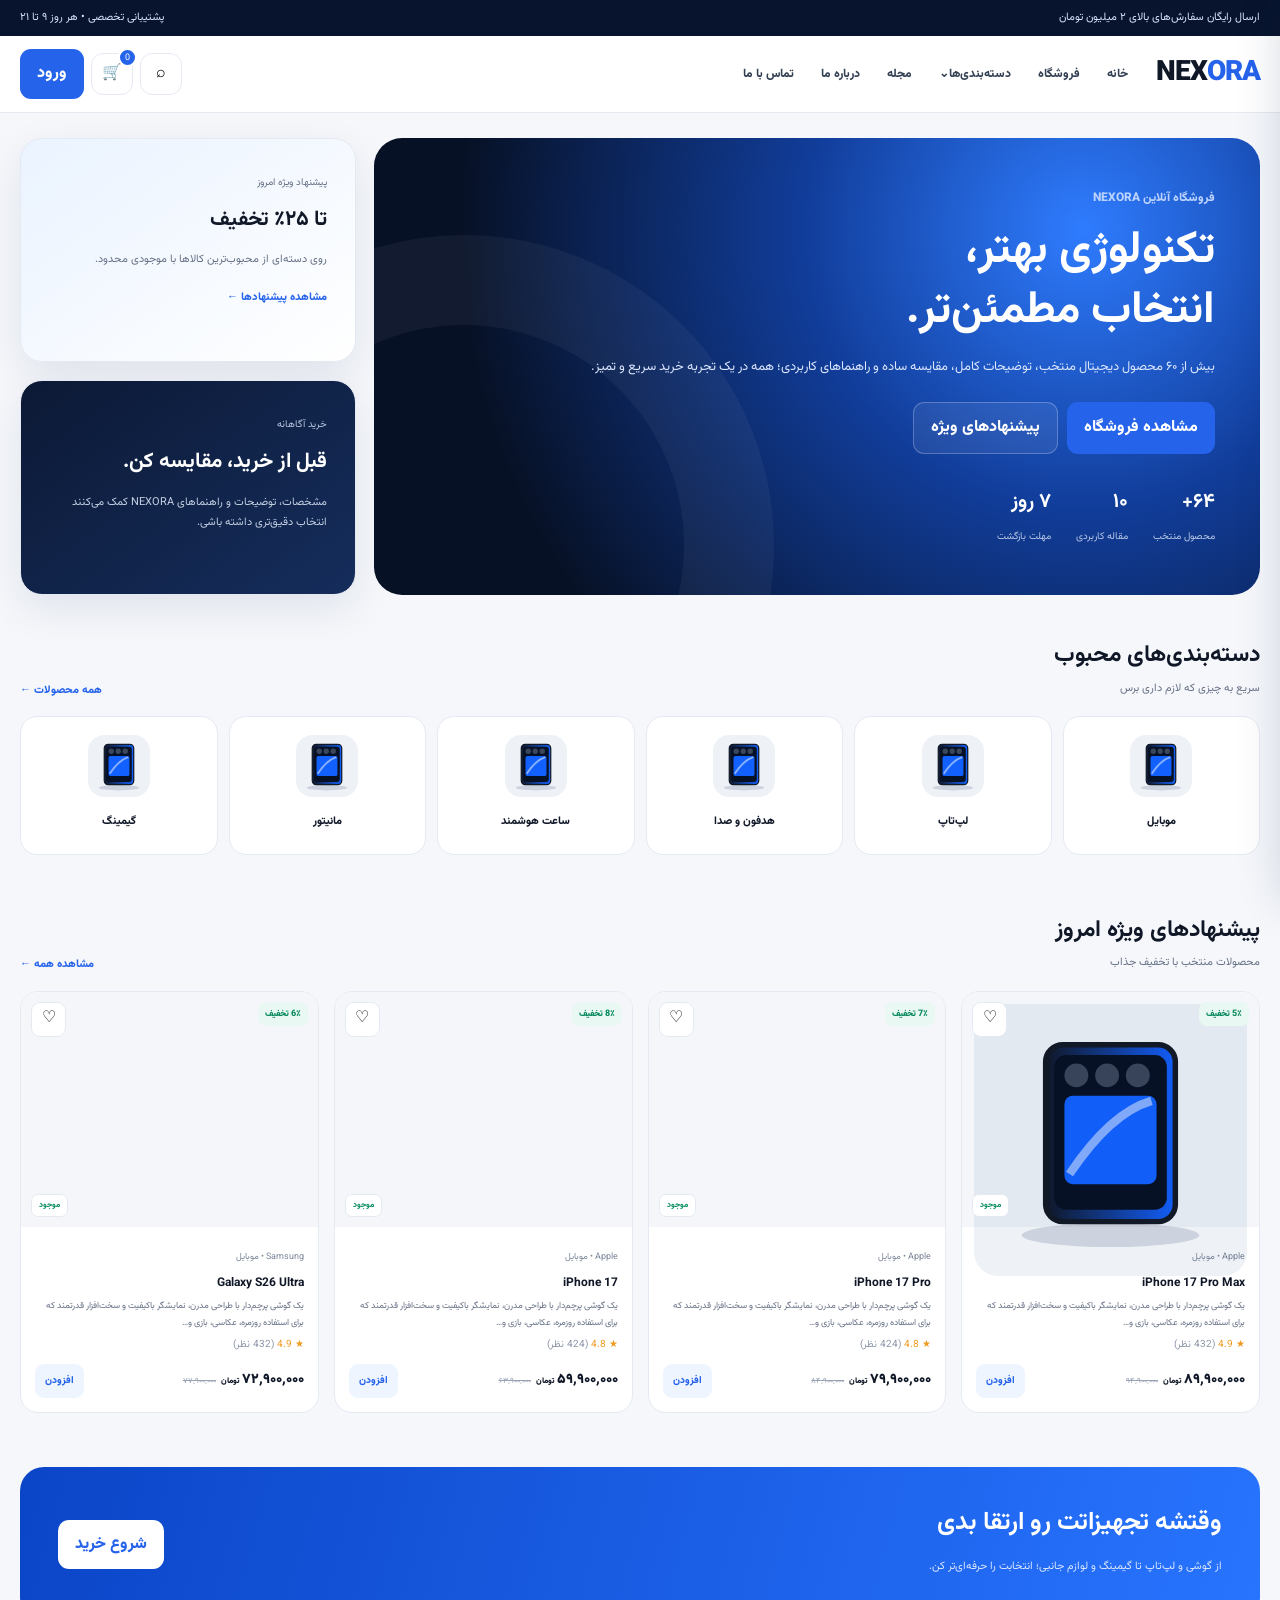
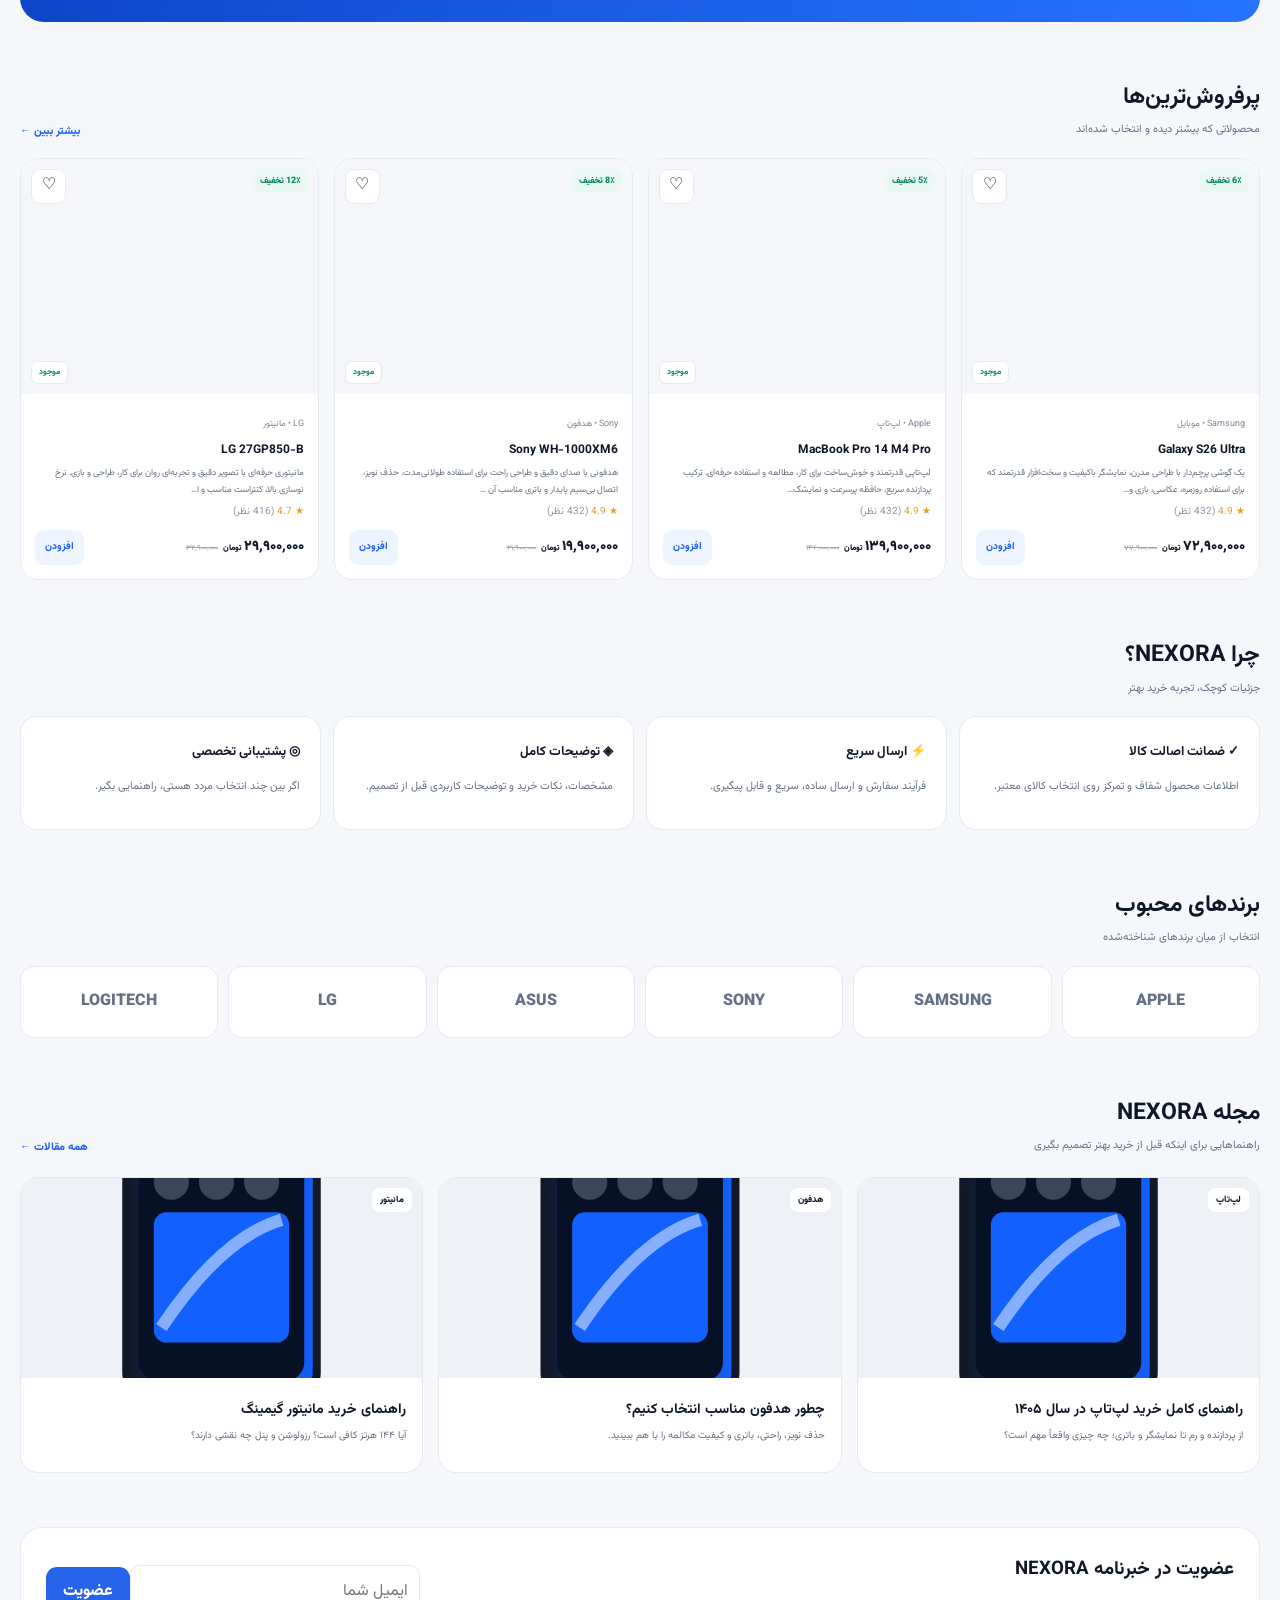
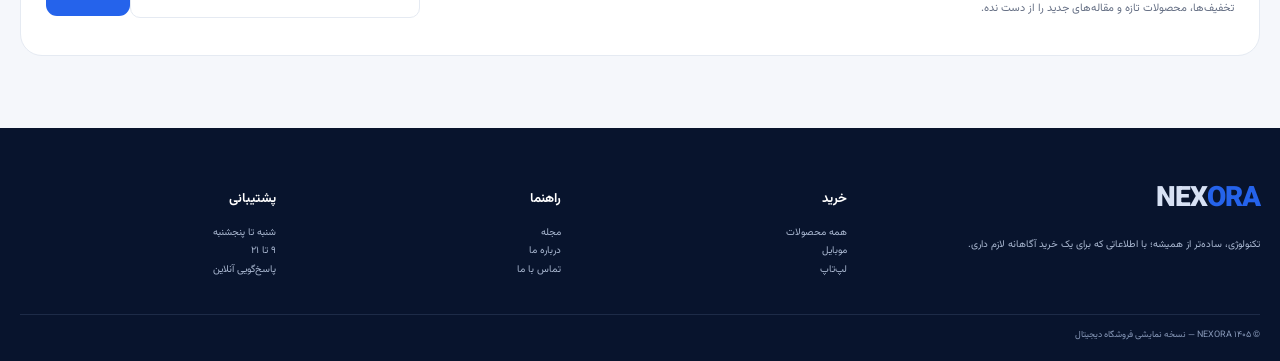
<file: index.html>
<!doctype html><html lang="fa" dir="rtl"><head><meta charset="utf-8"><meta name="viewport" content="width=device-width,initial-scale=1"><meta name="theme-color" content="#08142d"><meta name="description" content="NEXORA فروشگاه مدرن کالای دیجیتال با محصولات، مشخصات و راهنماهای خرید"><title>NEXORA | فروشگاه کالای دیجیتال</title><link rel="stylesheet" href="assets/css/style.css"></head><body><div class="top"><div class="c"><span>ارسال رایگان سفارش‌های بالای ۲ میلیون تومان</span><span>پشتیبانی تخصصی • هر روز ۹ تا ۲۱</span></div></div>
<header class="header"><div class="c nav">
<button class="icon mobile" onclick="openMobile()" aria-label="منو">☰</button>
<a class="logo" href="index.html">NEX<i>ORA</i></a>
<nav class="links">
<a href="index.html">خانه</a><a href="pages/shop.html">فروشگاه</a>
<div class="menuDrop"><button class="menuDropBtn">دسته‌بندی‌ها⌄</button><div class="menuPanel">
<div class="menuTitle">دسته‌بندی محصولات</div>
<a href="pages/shop.html?cat=موبایل">▣ &nbsp; موبایل</a><a href="pages/shop.html?cat=لپ‌تاپ">▱ &nbsp; لپ‌تاپ</a>
<a href="pages/shop.html?cat=هدفون">◉ &nbsp; هدفون و صدا</a><a href="pages/shop.html?cat=ساعت هوشمند">◷ &nbsp; ساعت هوشمند</a>
<a href="pages/shop.html?cat=مانیتور">▤ &nbsp; مانیتور</a><a href="pages/shop.html?cat=گیمینگ">◈ &nbsp; گیمینگ</a>
<a href="pages/shop.html?cat=لوازم جانبی">⌘ &nbsp; لوازم جانبی</a>
</div></div>
<a href="pages/blog.html">مجله</a><a href="pages/about.html">درباره ما</a><a href="pages/contact.html">تماس با ما</a>
</nav>
<div class="acts"><div class="liveSearch"><button class="icon" onclick="toggleLiveSearch()">⌕</button><div class="liveSearchBox"><input id="headerSearch" placeholder="جستجوی محصول، برند..." oninput="liveSearch(this.value)"><div id="liveResults"><div class="liveEmpty">نام محصول، برند یا دسته‌بندی را وارد کنید</div></div></div></div>
<button class="icon" onclick="location.href='pages/cart.html'">🛒<span class="count" data-count>0</span></button><button class="btn primary" onclick="toast('ورود در نسخه نمایشی')">ورود</button></div></div></header><main>
<section class="hero"><div class="c heroGrid"><div class="heroMain"><span class="k">فروشگاه آنلاین NEXORA</span><h1>تکنولوژی بهتر،<br>انتخاب مطمئن‌تر.</h1><p>بیش از ۶۰ محصول دیجیتال منتخب، توضیحات کامل، مقایسه ساده و راهنماهای کاربردی؛ همه در یک تجربه خرید سریع و تمیز.</p><div class="heroBtns"><a class="btn primary" href="pages/shop.html">مشاهده فروشگاه</a><a class="btn ghost" href="pages/shop.html?cat=تخفیف">پیشنهادهای ویژه</a></div><div class="heroStats"><div><b>۶۴+</b><span>محصول منتخب</span></div><div><b>۱۰</b><span>مقاله کاربردی</span></div><div><b>۷ روز</b><span>مهلت بازگشت</span></div></div></div><div class="side"><div class="promo blue"><small>پیشنهاد ویژه امروز</small><b>تا ۲۵٪ تخفیف</b><p>روی دسته‌ای از محبوب‌ترین کالاها با موجودی محدود.</p><a class="more" href="pages/shop.html?cat=تخفیف">مشاهده پیشنهادها ←</a></div><div class="promo dark"><small>خرید آگاهانه</small><b>قبل از خرید، مقایسه کن.</b><p>مشخصات، توضیحات و راهنماهای NEXORA کمک می‌کنند انتخاب دقیق‌تری داشته باشی.</p></div></div></div></section>
<section class="sec"><div class="c"><div class="head"><div><h2>دسته‌بندی‌های محبوب</h2><p>سریع به چیزی که لازم داری برس</p></div><a class="more" href="pages/shop.html">همه محصولات ←</a></div><div class="cats">
<a class="cat" href="pages/shop.html?cat=موبایل"><img src="assets/images/iphone.svg"><span>موبایل</span></a>
<a class="cat" href="pages/shop.html?cat=لپ‌تاپ"><img src="assets/images/macbook.svg"><span>لپ‌تاپ</span></a>
<a class="cat" href="pages/shop.html?cat=هدفون"><img src="assets/images/sony.svg"><span>هدفون و صدا</span></a>
<a class="cat" href="pages/shop.html?cat=ساعت هوشمند"><img src="assets/images/watch.svg"><span>ساعت هوشمند</span></a>
<a class="cat" href="pages/shop.html?cat=مانیتور"><img src="assets/images/monitor.svg"><span>مانیتور</span></a>
<a class="cat" href="pages/shop.html?cat=گیمینگ"><img src="assets/images/asus.svg"><span>گیمینگ</span></a>
</div></div></section>
<section class="sec"><div class="c"><div class="head"><div><h2>پیشنهادهای ویژه امروز</h2><p>محصولات منتخب با تخفیف جذاب</p></div><a class="more" href="pages/shop.html?cat=تخفیف">مشاهده همه ←</a></div><div class="products" id="featured"></div></div></section>
<section class="sec"><div class="c"><div class="banner"><div><h2>وقتشه تجهیزاتت رو ارتقا بدی</h2><p>از گوشی و لپ‌تاپ تا گیمینگ و لوازم جانبی؛ انتخابت را حرفه‌ای‌تر کن.</p></div><a class="btn" href="pages/shop.html">شروع خرید</a></div></div></section>
<section class="sec"><div class="c"><div class="head"><div><h2>پرفروش‌ترین‌ها</h2><p>محصولاتی که بیشتر دیده و انتخاب شده‌اند</p></div><a class="more" href="pages/shop.html">بیشتر ببین ←</a></div><div class="products" id="best"></div></div></section>
<section class="sec"><div class="c"><div class="head"><div><h2>چرا NEXORA؟</h2><p>جزئیات کوچک، تجربه خرید بهتر</p></div></div><div class="features"><div class="feature"><b>✓ ضمانت اصالت کالا</b><p>اطلاعات محصول شفاف و تمرکز روی انتخاب کالای معتبر.</p></div><div class="feature"><b>⚡ ارسال سریع</b><p>فرآیند سفارش و ارسال ساده، سریع و قابل پیگیری.</p></div><div class="feature"><b>◈ توضیحات کامل</b><p>مشخصات، نکات خرید و توضیحات کاربردی قبل از تصمیم.</p></div><div class="feature"><b>◎ پشتیبانی تخصصی</b><p>اگر بین چند انتخاب مردد هستی، راهنمایی بگیر.</p></div></div></div></section>
<section class="sec"><div class="c"><div class="head"><div><h2>برندهای محبوب</h2><p>انتخاب از میان برندهای شناخته‌شده</p></div></div><div class="brands"><div class="brandBox">APPLE</div><div class="brandBox">SAMSUNG</div><div class="brandBox">SONY</div><div class="brandBox">ASUS</div><div class="brandBox">LG</div><div class="brandBox">LOGITECH</div></div></div></section>
<section class="sec"><div class="c"><div class="head"><div><h2>مجله NEXORA</h2><p>راهنماهایی برای اینکه قبل از خرید بهتر تصمیم بگیری</p></div><a class="more" href="pages/blog.html">همه مقالات ←</a></div><div class="posts"><a class="post" href="pages/article.html?id=1"><div class="postImg"><img src="assets/images/macbook.svg"><span>لپ‌تاپ</span></div><div><h3>راهنمای کامل خرید لپ‌تاپ در سال ۱۴۰۵</h3><p>از پردازنده و رم تا نمایشگر و باتری؛ چه چیزی واقعاً مهم است؟</p></div></a><a class="post" href="pages/article.html?id=2"><div class="postImg"><img src="assets/images/sony.svg"><span>هدفون</span></div><div><h3>چطور هدفون مناسب انتخاب کنیم؟</h3><p>حذف نویز، راحتی، باتری و کیفیت مکالمه را با هم ببینید.</p></div></a><a class="post" href="pages/article.html?id=3"><div class="postImg"><img src="assets/images/monitor.svg"><span>مانیتور</span></div><div><h3>راهنمای خرید مانیتور گیمینگ</h3><p>آیا ۱۴۴ هرتز کافی است؟ رزولوشن و پنل چه نقشی دارند؟</p></div></a></div></div></section>
<section class="sec"><div class="c"><div class="newsletter"><div><h3>عضویت در خبرنامه NEXORA</h3><p class="desc">تخفیف‌ها، محصولات تازه و مقاله‌های جدید را از دست نده.</p></div><div><input id="newsletterEmail" type="email" placeholder="ایمیل شما"><button class="btn primary" onclick="newsletter()">عضویت</button></div></div></div></section>
</main><div class="overlay" onclick="closeMobile()"></div><aside class="mobileMenu"><button class="icon mobileClose" onclick="closeMobile()">×</button><div class="mmHead"><b>NEXORA</b><small>فروشگاه حرفه‌ای کالای دیجیتال</small></div>
<a href="index.html">خانه</a><a href="pages/shop.html">فروشگاه</a><button class="mmCat" onclick="toggleMobileCat()">دسته‌بندی‌ها <span>⌄</span></button>
<div class="sub"><a href="pages/shop.html?cat=موبایل">موبایل</a><a href="pages/shop.html?cat=لپ‌تاپ">لپ‌تاپ</a><a href="pages/shop.html?cat=هدفون">هدفون و صدا</a><a href="pages/shop.html?cat=ساعت هوشمند">ساعت هوشمند</a><a href="pages/shop.html?cat=مانیتور">مانیتور</a><a href="pages/shop.html?cat=گیمینگ">گیمینگ</a><a href="pages/shop.html?cat=لوازم جانبی">لوازم جانبی</a></div>
<a href="pages/blog.html">مجله</a><a href="pages/about.html">درباره ما</a><a href="pages/contact.html">تماس با ما</a></aside>
<nav class="mobileBar"><a href="index.html"><b>⌂</b>خانه</a><a href="pages/shop.html"><b>▦</b>فروشگاه</a><button onclick="openMobile()"><b>☰</b>منو</button><a href="pages/cart.html"><b>🛒</b>سبد خرید</a></nav>
<footer class="footer"><div class="c foot"><div><div class="logo">NEX<i>ORA</i></div><p>تکنولوژی، ساده‌تر از همیشه؛ با اطلاعاتی که برای یک خرید آگاهانه لازم داری.</p></div>
<div><h3>خرید</h3><a href="pages/shop.html">همه محصولات</a><a href="pages/shop.html?cat=موبایل">موبایل</a><a href="pages/shop.html?cat=لپ‌تاپ">لپ‌تاپ</a></div>
<div><h3>راهنما</h3><a href="pages/blog.html">مجله</a><a href="pages/about.html">درباره ما</a><a href="pages/contact.html">تماس با ما</a></div>
<div><h3>پشتیبانی</h3><p>شنبه تا پنجشنبه<br>۹ تا ۲۱<br>پاسخ‌گویی آنلاین</p></div></div><div class="c copy">© ۱۴۰۵ NEXORA — نسخه نمایشی فروشگاه دیجیتال</div></footer><div class="toast"></div><script src="assets/js/app.js"></script></body></html>
</file>
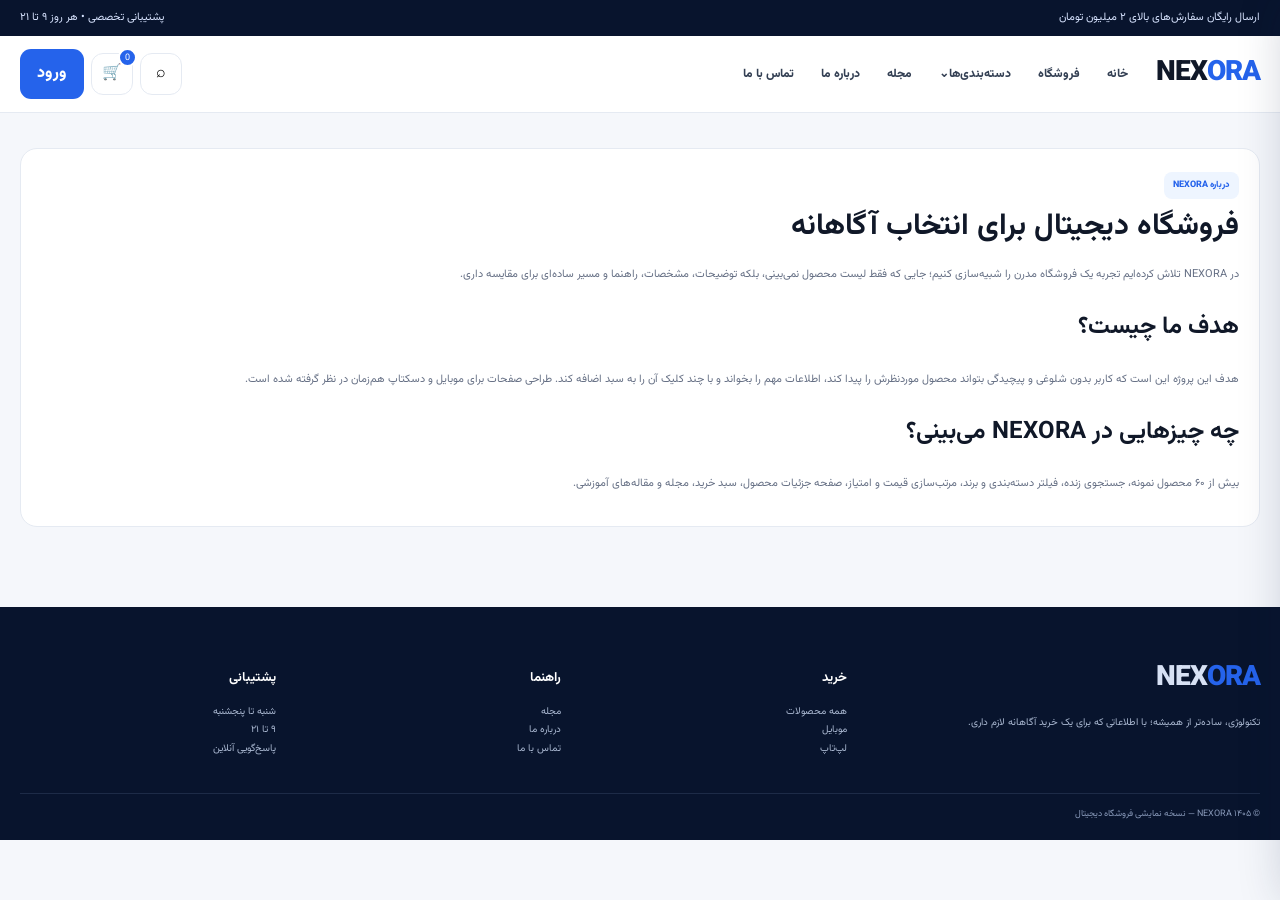
<file: pages/about.html>
<!doctype html><html lang="fa" dir="rtl"><head><meta charset="utf-8"><meta name="viewport" content="width=device-width,initial-scale=1"><meta name="theme-color" content="#08142d"><meta name="description" content="NEXORA فروشگاه مدرن کالای دیجیتال با محصولات، مشخصات و راهنماهای خرید"><title>درباره ما | NEXORA</title><link rel="stylesheet" href="../assets/css/style.css"></head><body><div class="top"><div class="c"><span>ارسال رایگان سفارش‌های بالای ۲ میلیون تومان</span><span>پشتیبانی تخصصی • هر روز ۹ تا ۲۱</span></div></div>
<header class="header"><div class="c nav">
<button class="icon mobile" onclick="openMobile()" aria-label="منو">☰</button>
<a class="logo" href="../index.html">NEX<i>ORA</i></a>
<nav class="links">
<a href="../index.html">خانه</a><a href="../pages/shop.html">فروشگاه</a>
<div class="menuDrop"><button class="menuDropBtn">دسته‌بندی‌ها⌄</button><div class="menuPanel">
<div class="menuTitle">دسته‌بندی محصولات</div>
<a href="../pages/shop.html?cat=موبایل">▣ &nbsp; موبایل</a><a href="../pages/shop.html?cat=لپ‌تاپ">▱ &nbsp; لپ‌تاپ</a>
<a href="../pages/shop.html?cat=هدفون">◉ &nbsp; هدفون و صدا</a><a href="../pages/shop.html?cat=ساعت هوشمند">◷ &nbsp; ساعت هوشمند</a>
<a href="../pages/shop.html?cat=مانیتور">▤ &nbsp; مانیتور</a><a href="../pages/shop.html?cat=گیمینگ">◈ &nbsp; گیمینگ</a>
<a href="../pages/shop.html?cat=لوازم جانبی">⌘ &nbsp; لوازم جانبی</a>
</div></div>
<a href="../pages/blog.html">مجله</a><a href="../pages/about.html">درباره ما</a><a href="../pages/contact.html">تماس با ما</a>
</nav>
<div class="acts"><div class="liveSearch"><button class="icon" onclick="toggleLiveSearch()">⌕</button><div class="liveSearchBox"><input id="headerSearch" placeholder="جستجوی محصول، برند..." oninput="liveSearch(this.value)"><div id="liveResults"><div class="liveEmpty">نام محصول، برند یا دسته‌بندی را وارد کنید</div></div></div></div>
<button class="icon" onclick="location.href='../pages/cart.html'">🛒<span class="count" data-count>0</span></button><button class="btn primary" onclick="toast('ورود در نسخه نمایشی')">ورود</button></div></div></header><main class="c page"><div class="box"><span class="pill">درباره NEXORA</span><h1>فروشگاه دیجیتال برای انتخاب آگاهانه</h1><p>در NEXORA تلاش کرده‌ایم تجربه یک فروشگاه مدرن را شبیه‌سازی کنیم؛ جایی که فقط لیست محصول نمی‌بینی، بلکه توضیحات، مشخصات، راهنما و مسیر ساده‌ای برای مقایسه داری.</p><h2>هدف ما چیست؟</h2><p>هدف این پروژه این است که کاربر بدون شلوغی و پیچیدگی بتواند محصول موردنظرش را پیدا کند، اطلاعات مهم را بخواند و با چند کلیک آن را به سبد اضافه کند. طراحی صفحات برای موبایل و دسکتاپ هم‌زمان در نظر گرفته شده است.</p><h2>چه چیزهایی در NEXORA می‌بینی؟</h2><p>بیش از ۶۰ محصول نمونه، جستجوی زنده، فیلتر دسته‌بندی و برند، مرتب‌سازی قیمت و امتیاز، صفحه جزئیات محصول، سبد خرید، مجله و مقاله‌های آموزشی.</p></div></main><div class="overlay" onclick="closeMobile()"></div><aside class="mobileMenu"><button class="icon mobileClose" onclick="closeMobile()">×</button><div class="mmHead"><b>NEXORA</b><small>فروشگاه حرفه‌ای کالای دیجیتال</small></div>
<a href="../index.html">خانه</a><a href="../pages/shop.html">فروشگاه</a><button class="mmCat" onclick="toggleMobileCat()">دسته‌بندی‌ها <span>⌄</span></button>
<div class="sub"><a href="../pages/shop.html?cat=موبایل">موبایل</a><a href="../pages/shop.html?cat=لپ‌تاپ">لپ‌تاپ</a><a href="../pages/shop.html?cat=هدفون">هدفون و صدا</a><a href="../pages/shop.html?cat=ساعت هوشمند">ساعت هوشمند</a><a href="../pages/shop.html?cat=مانیتور">مانیتور</a><a href="../pages/shop.html?cat=گیمینگ">گیمینگ</a><a href="../pages/shop.html?cat=لوازم جانبی">لوازم جانبی</a></div>
<a href="../pages/blog.html">مجله</a><a href="../pages/about.html">درباره ما</a><a href="../pages/contact.html">تماس با ما</a></aside>
<nav class="mobileBar"><a href="../index.html"><b>⌂</b>خانه</a><a href="../pages/shop.html"><b>▦</b>فروشگاه</a><button onclick="openMobile()"><b>☰</b>منو</button><a href="../pages/cart.html"><b>🛒</b>سبد خرید</a></nav>
<footer class="footer"><div class="c foot"><div><div class="logo">NEX<i>ORA</i></div><p>تکنولوژی، ساده‌تر از همیشه؛ با اطلاعاتی که برای یک خرید آگاهانه لازم داری.</p></div>
<div><h3>خرید</h3><a href="../pages/shop.html">همه محصولات</a><a href="../pages/shop.html?cat=موبایل">موبایل</a><a href="../pages/shop.html?cat=لپ‌تاپ">لپ‌تاپ</a></div>
<div><h3>راهنما</h3><a href="../pages/blog.html">مجله</a><a href="../pages/about.html">درباره ما</a><a href="../pages/contact.html">تماس با ما</a></div>
<div><h3>پشتیبانی</h3><p>شنبه تا پنجشنبه<br>۹ تا ۲۱<br>پاسخ‌گویی آنلاین</p></div></div><div class="c copy">© ۱۴۰۵ NEXORA — نسخه نمایشی فروشگاه دیجیتال</div></footer><div class="toast"></div><script src="../assets/js/app.js"></script></body></html>
</file>
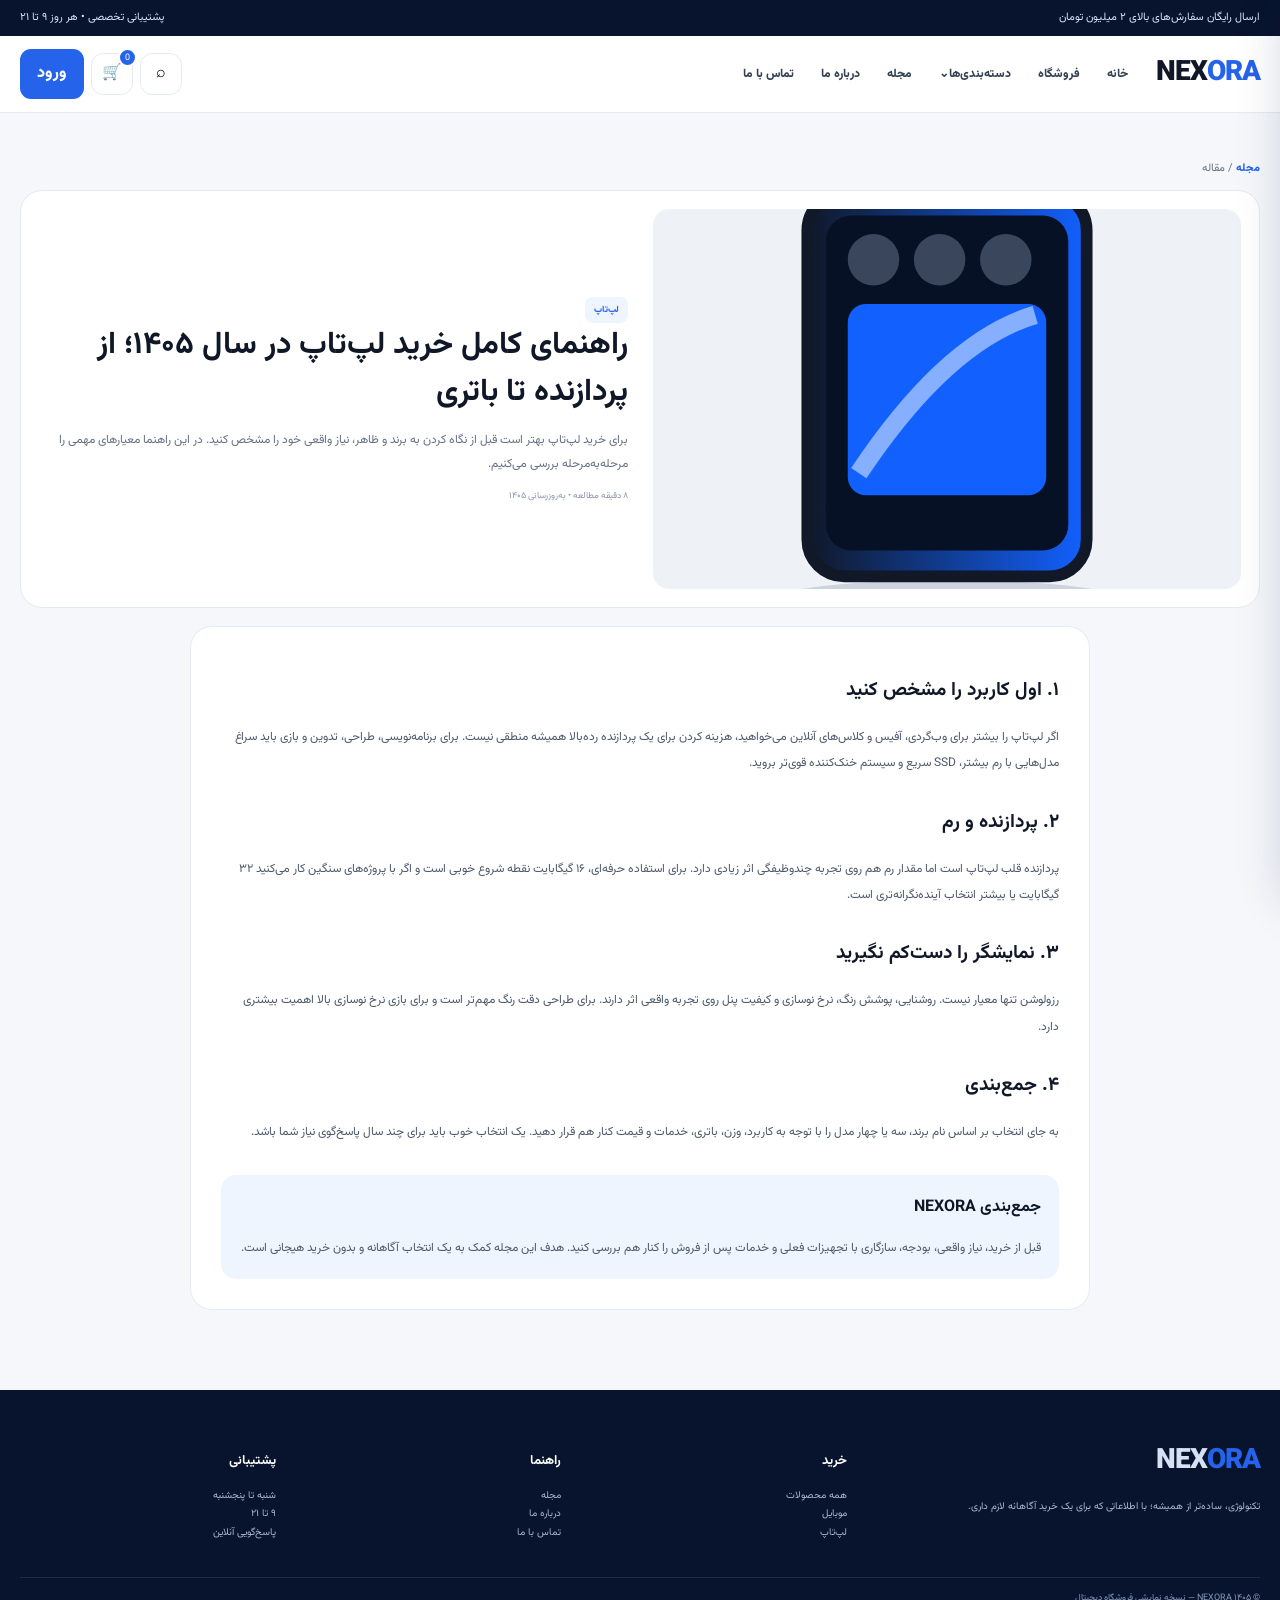
<file: pages/article.html>
<!doctype html><html lang="fa" dir="rtl"><head><meta charset="utf-8"><meta name="viewport" content="width=device-width,initial-scale=1"><meta name="theme-color" content="#08142d"><meta name="description" content="NEXORA فروشگاه مدرن کالای دیجیتال با محصولات، مشخصات و راهنماهای خرید"><title>مقاله | NEXORA</title><link rel="stylesheet" href="../assets/css/style.css"></head><body><div class="top"><div class="c"><span>ارسال رایگان سفارش‌های بالای ۲ میلیون تومان</span><span>پشتیبانی تخصصی • هر روز ۹ تا ۲۱</span></div></div>
<header class="header"><div class="c nav">
<button class="icon mobile" onclick="openMobile()" aria-label="منو">☰</button>
<a class="logo" href="../index.html">NEX<i>ORA</i></a>
<nav class="links">
<a href="../index.html">خانه</a><a href="../pages/shop.html">فروشگاه</a>
<div class="menuDrop"><button class="menuDropBtn">دسته‌بندی‌ها⌄</button><div class="menuPanel">
<div class="menuTitle">دسته‌بندی محصولات</div>
<a href="../pages/shop.html?cat=موبایل">▣ &nbsp; موبایل</a><a href="../pages/shop.html?cat=لپ‌تاپ">▱ &nbsp; لپ‌تاپ</a>
<a href="../pages/shop.html?cat=هدفون">◉ &nbsp; هدفون و صدا</a><a href="../pages/shop.html?cat=ساعت هوشمند">◷ &nbsp; ساعت هوشمند</a>
<a href="../pages/shop.html?cat=مانیتور">▤ &nbsp; مانیتور</a><a href="../pages/shop.html?cat=گیمینگ">◈ &nbsp; گیمینگ</a>
<a href="../pages/shop.html?cat=لوازم جانبی">⌘ &nbsp; لوازم جانبی</a>
</div></div>
<a href="../pages/blog.html">مجله</a><a href="../pages/about.html">درباره ما</a><a href="../pages/contact.html">تماس با ما</a>
</nav>
<div class="acts"><div class="liveSearch"><button class="icon" onclick="toggleLiveSearch()">⌕</button><div class="liveSearchBox"><input id="headerSearch" placeholder="جستجوی محصول، برند..." oninput="liveSearch(this.value)"><div id="liveResults"><div class="liveEmpty">نام محصول، برند یا دسته‌بندی را وارد کنید</div></div></div></div>
<button class="icon" onclick="location.href='../pages/cart.html'">🛒<span class="count" data-count>0</span></button><button class="btn primary" onclick="toast('ورود در نسخه نمایشی')">ورود</button></div></div></header><main class="c page"><p class="desc"><a class="more" href="blog.html">مجله</a> / مقاله</p><article id="article"></article></main><div class="overlay" onclick="closeMobile()"></div><aside class="mobileMenu"><button class="icon mobileClose" onclick="closeMobile()">×</button><div class="mmHead"><b>NEXORA</b><small>فروشگاه حرفه‌ای کالای دیجیتال</small></div>
<a href="../index.html">خانه</a><a href="../pages/shop.html">فروشگاه</a><button class="mmCat" onclick="toggleMobileCat()">دسته‌بندی‌ها <span>⌄</span></button>
<div class="sub"><a href="../pages/shop.html?cat=موبایل">موبایل</a><a href="../pages/shop.html?cat=لپ‌تاپ">لپ‌تاپ</a><a href="../pages/shop.html?cat=هدفون">هدفون و صدا</a><a href="../pages/shop.html?cat=ساعت هوشمند">ساعت هوشمند</a><a href="../pages/shop.html?cat=مانیتور">مانیتور</a><a href="../pages/shop.html?cat=گیمینگ">گیمینگ</a><a href="../pages/shop.html?cat=لوازم جانبی">لوازم جانبی</a></div>
<a href="../pages/blog.html">مجله</a><a href="../pages/about.html">درباره ما</a><a href="../pages/contact.html">تماس با ما</a></aside>
<nav class="mobileBar"><a href="../index.html"><b>⌂</b>خانه</a><a href="../pages/shop.html"><b>▦</b>فروشگاه</a><button onclick="openMobile()"><b>☰</b>منو</button><a href="../pages/cart.html"><b>🛒</b>سبد خرید</a></nav>
<footer class="footer"><div class="c foot"><div><div class="logo">NEX<i>ORA</i></div><p>تکنولوژی، ساده‌تر از همیشه؛ با اطلاعاتی که برای یک خرید آگاهانه لازم داری.</p></div>
<div><h3>خرید</h3><a href="../pages/shop.html">همه محصولات</a><a href="../pages/shop.html?cat=موبایل">موبایل</a><a href="../pages/shop.html?cat=لپ‌تاپ">لپ‌تاپ</a></div>
<div><h3>راهنما</h3><a href="../pages/blog.html">مجله</a><a href="../pages/about.html">درباره ما</a><a href="../pages/contact.html">تماس با ما</a></div>
<div><h3>پشتیبانی</h3><p>شنبه تا پنجشنبه<br>۹ تا ۲۱<br>پاسخ‌گویی آنلاین</p></div></div><div class="c copy">© ۱۴۰۵ NEXORA — نسخه نمایشی فروشگاه دیجیتال</div></footer><div class="toast"></div><script src="../assets/js/app.js"></script></body></html>
</file>
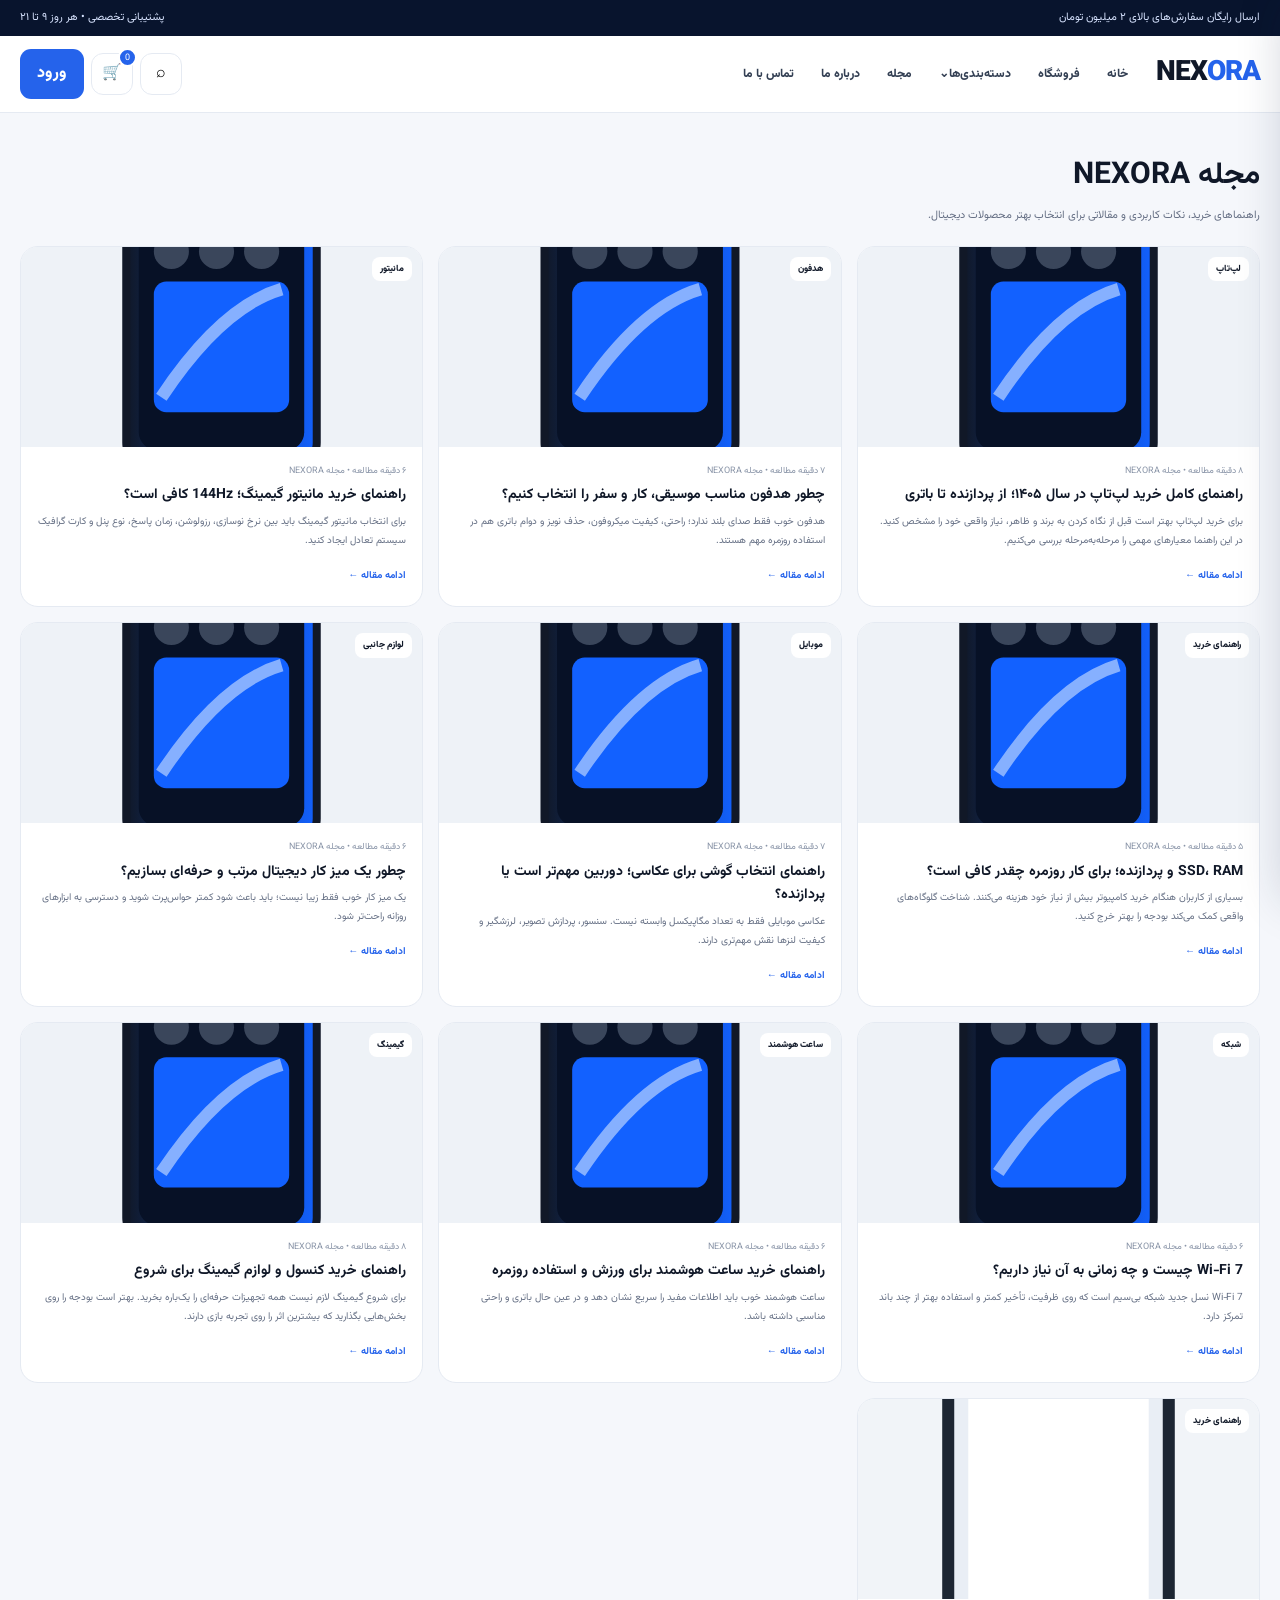
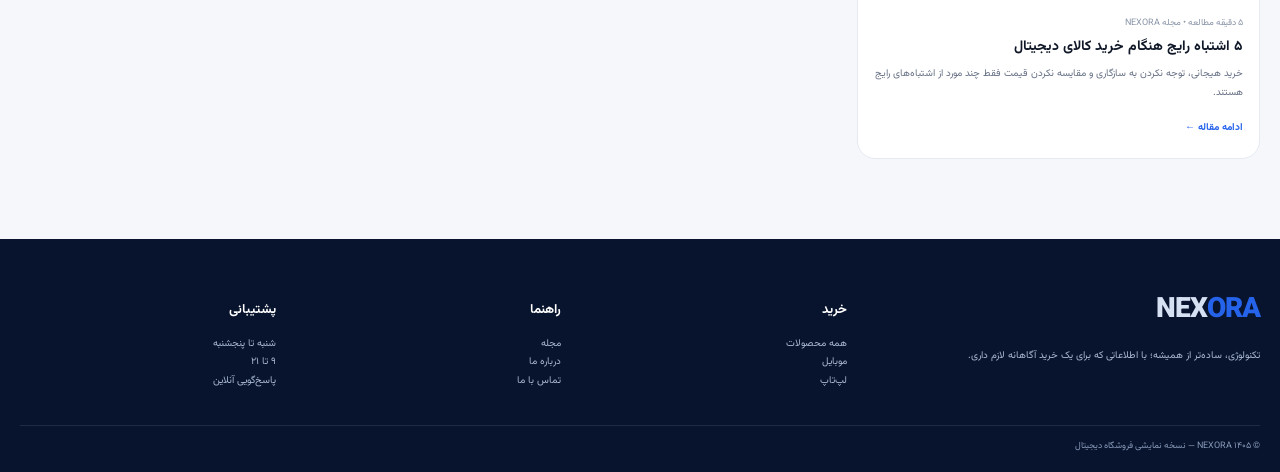
<file: pages/blog.html>
<!doctype html><html lang="fa" dir="rtl"><head><meta charset="utf-8"><meta name="viewport" content="width=device-width,initial-scale=1"><meta name="theme-color" content="#08142d"><meta name="description" content="NEXORA فروشگاه مدرن کالای دیجیتال با محصولات، مشخصات و راهنماهای خرید"><title>مجله NEXORA</title><link rel="stylesheet" href="../assets/css/style.css"></head><body><div class="top"><div class="c"><span>ارسال رایگان سفارش‌های بالای ۲ میلیون تومان</span><span>پشتیبانی تخصصی • هر روز ۹ تا ۲۱</span></div></div>
<header class="header"><div class="c nav">
<button class="icon mobile" onclick="openMobile()" aria-label="منو">☰</button>
<a class="logo" href="../index.html">NEX<i>ORA</i></a>
<nav class="links">
<a href="../index.html">خانه</a><a href="../pages/shop.html">فروشگاه</a>
<div class="menuDrop"><button class="menuDropBtn">دسته‌بندی‌ها⌄</button><div class="menuPanel">
<div class="menuTitle">دسته‌بندی محصولات</div>
<a href="../pages/shop.html?cat=موبایل">▣ &nbsp; موبایل</a><a href="../pages/shop.html?cat=لپ‌تاپ">▱ &nbsp; لپ‌تاپ</a>
<a href="../pages/shop.html?cat=هدفون">◉ &nbsp; هدفون و صدا</a><a href="../pages/shop.html?cat=ساعت هوشمند">◷ &nbsp; ساعت هوشمند</a>
<a href="../pages/shop.html?cat=مانیتور">▤ &nbsp; مانیتور</a><a href="../pages/shop.html?cat=گیمینگ">◈ &nbsp; گیمینگ</a>
<a href="../pages/shop.html?cat=لوازم جانبی">⌘ &nbsp; لوازم جانبی</a>
</div></div>
<a href="../pages/blog.html">مجله</a><a href="../pages/about.html">درباره ما</a><a href="../pages/contact.html">تماس با ما</a>
</nav>
<div class="acts"><div class="liveSearch"><button class="icon" onclick="toggleLiveSearch()">⌕</button><div class="liveSearchBox"><input id="headerSearch" placeholder="جستجوی محصول، برند..." oninput="liveSearch(this.value)"><div id="liveResults"><div class="liveEmpty">نام محصول، برند یا دسته‌بندی را وارد کنید</div></div></div></div>
<button class="icon" onclick="location.href='../pages/cart.html'">🛒<span class="count" data-count>0</span></button><button class="btn primary" onclick="toast('ورود در نسخه نمایشی')">ورود</button></div></div></header><main class="c page"><div class="head"><div><h1>مجله NEXORA</h1><p class="desc">راهنماهای خرید، نکات کاربردی و مقالاتی برای انتخاب بهتر محصولات دیجیتال.</p></div></div><div class="posts" id="blogGrid"></div></main><div class="overlay" onclick="closeMobile()"></div><aside class="mobileMenu"><button class="icon mobileClose" onclick="closeMobile()">×</button><div class="mmHead"><b>NEXORA</b><small>فروشگاه حرفه‌ای کالای دیجیتال</small></div>
<a href="../index.html">خانه</a><a href="../pages/shop.html">فروشگاه</a><button class="mmCat" onclick="toggleMobileCat()">دسته‌بندی‌ها <span>⌄</span></button>
<div class="sub"><a href="../pages/shop.html?cat=موبایل">موبایل</a><a href="../pages/shop.html?cat=لپ‌تاپ">لپ‌تاپ</a><a href="../pages/shop.html?cat=هدفون">هدفون و صدا</a><a href="../pages/shop.html?cat=ساعت هوشمند">ساعت هوشمند</a><a href="../pages/shop.html?cat=مانیتور">مانیتور</a><a href="../pages/shop.html?cat=گیمینگ">گیمینگ</a><a href="../pages/shop.html?cat=لوازم جانبی">لوازم جانبی</a></div>
<a href="../pages/blog.html">مجله</a><a href="../pages/about.html">درباره ما</a><a href="../pages/contact.html">تماس با ما</a></aside>
<nav class="mobileBar"><a href="../index.html"><b>⌂</b>خانه</a><a href="../pages/shop.html"><b>▦</b>فروشگاه</a><button onclick="openMobile()"><b>☰</b>منو</button><a href="../pages/cart.html"><b>🛒</b>سبد خرید</a></nav>
<footer class="footer"><div class="c foot"><div><div class="logo">NEX<i>ORA</i></div><p>تکنولوژی، ساده‌تر از همیشه؛ با اطلاعاتی که برای یک خرید آگاهانه لازم داری.</p></div>
<div><h3>خرید</h3><a href="../pages/shop.html">همه محصولات</a><a href="../pages/shop.html?cat=موبایل">موبایل</a><a href="../pages/shop.html?cat=لپ‌تاپ">لپ‌تاپ</a></div>
<div><h3>راهنما</h3><a href="../pages/blog.html">مجله</a><a href="../pages/about.html">درباره ما</a><a href="../pages/contact.html">تماس با ما</a></div>
<div><h3>پشتیبانی</h3><p>شنبه تا پنجشنبه<br>۹ تا ۲۱<br>پاسخ‌گویی آنلاین</p></div></div><div class="c copy">© ۱۴۰۵ NEXORA — نسخه نمایشی فروشگاه دیجیتال</div></footer><div class="toast"></div><script src="../assets/js/app.js"></script></body></html>
</file>
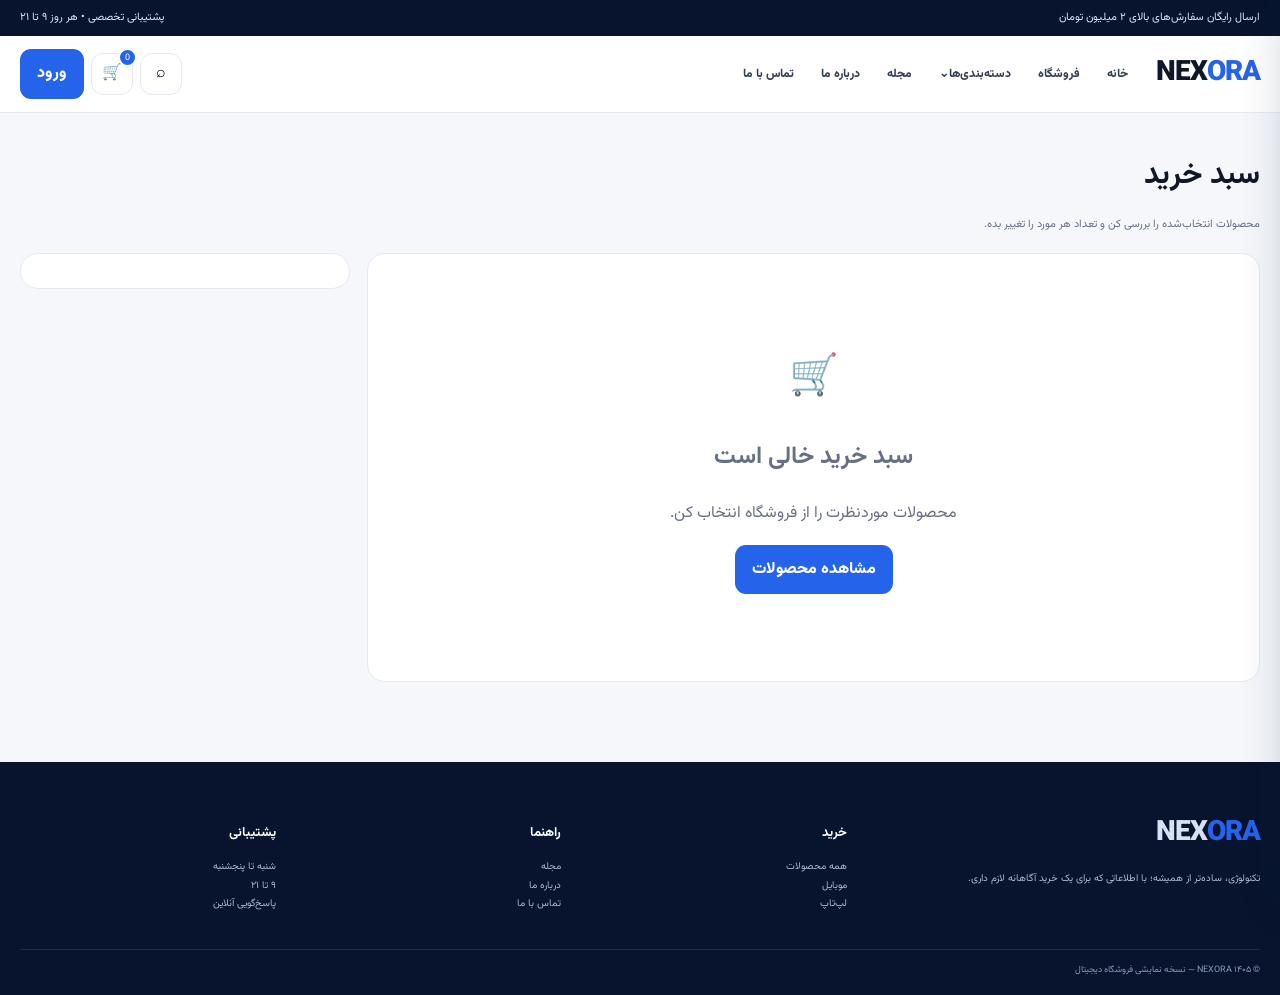
<file: pages/cart.html>
<!doctype html><html lang="fa" dir="rtl"><head><meta charset="utf-8"><meta name="viewport" content="width=device-width,initial-scale=1"><meta name="theme-color" content="#08142d"><meta name="description" content="NEXORA فروشگاه مدرن کالای دیجیتال با محصولات، مشخصات و راهنماهای خرید"><title>سبد خرید | NEXORA</title><link rel="stylesheet" href="../assets/css/style.css"></head><body><div class="top"><div class="c"><span>ارسال رایگان سفارش‌های بالای ۲ میلیون تومان</span><span>پشتیبانی تخصصی • هر روز ۹ تا ۲۱</span></div></div>
<header class="header"><div class="c nav">
<button class="icon mobile" onclick="openMobile()" aria-label="منو">☰</button>
<a class="logo" href="../index.html">NEX<i>ORA</i></a>
<nav class="links">
<a href="../index.html">خانه</a><a href="../pages/shop.html">فروشگاه</a>
<div class="menuDrop"><button class="menuDropBtn">دسته‌بندی‌ها⌄</button><div class="menuPanel">
<div class="menuTitle">دسته‌بندی محصولات</div>
<a href="../pages/shop.html?cat=موبایل">▣ &nbsp; موبایل</a><a href="../pages/shop.html?cat=لپ‌تاپ">▱ &nbsp; لپ‌تاپ</a>
<a href="../pages/shop.html?cat=هدفون">◉ &nbsp; هدفون و صدا</a><a href="../pages/shop.html?cat=ساعت هوشمند">◷ &nbsp; ساعت هوشمند</a>
<a href="../pages/shop.html?cat=مانیتور">▤ &nbsp; مانیتور</a><a href="../pages/shop.html?cat=گیمینگ">◈ &nbsp; گیمینگ</a>
<a href="../pages/shop.html?cat=لوازم جانبی">⌘ &nbsp; لوازم جانبی</a>
</div></div>
<a href="../pages/blog.html">مجله</a><a href="../pages/about.html">درباره ما</a><a href="../pages/contact.html">تماس با ما</a>
</nav>
<div class="acts"><div class="liveSearch"><button class="icon" onclick="toggleLiveSearch()">⌕</button><div class="liveSearchBox"><input id="headerSearch" placeholder="جستجوی محصول، برند..." oninput="liveSearch(this.value)"><div id="liveResults"><div class="liveEmpty">نام محصول، برند یا دسته‌بندی را وارد کنید</div></div></div></div>
<button class="icon" onclick="location.href='../pages/cart.html'">🛒<span class="count" data-count>0</span></button><button class="btn primary" onclick="toast('ورود در نسخه نمایشی')">ورود</button></div></div></header><main class="c page"><h1>سبد خرید</h1><p class="desc">محصولات انتخاب‌شده را بررسی کن و تعداد هر مورد را تغییر بده.</p><div class="cart"><section class="cartList" id="cartList"></section><aside class="summary" id="summary"></aside></div></main><div class="overlay" onclick="closeMobile()"></div><aside class="mobileMenu"><button class="icon mobileClose" onclick="closeMobile()">×</button><div class="mmHead"><b>NEXORA</b><small>فروشگاه حرفه‌ای کالای دیجیتال</small></div>
<a href="../index.html">خانه</a><a href="../pages/shop.html">فروشگاه</a><button class="mmCat" onclick="toggleMobileCat()">دسته‌بندی‌ها <span>⌄</span></button>
<div class="sub"><a href="../pages/shop.html?cat=موبایل">موبایل</a><a href="../pages/shop.html?cat=لپ‌تاپ">لپ‌تاپ</a><a href="../pages/shop.html?cat=هدفون">هدفون و صدا</a><a href="../pages/shop.html?cat=ساعت هوشمند">ساعت هوشمند</a><a href="../pages/shop.html?cat=مانیتور">مانیتور</a><a href="../pages/shop.html?cat=گیمینگ">گیمینگ</a><a href="../pages/shop.html?cat=لوازم جانبی">لوازم جانبی</a></div>
<a href="../pages/blog.html">مجله</a><a href="../pages/about.html">درباره ما</a><a href="../pages/contact.html">تماس با ما</a></aside>
<nav class="mobileBar"><a href="../index.html"><b>⌂</b>خانه</a><a href="../pages/shop.html"><b>▦</b>فروشگاه</a><button onclick="openMobile()"><b>☰</b>منو</button><a href="../pages/cart.html"><b>🛒</b>سبد خرید</a></nav>
<footer class="footer"><div class="c foot"><div><div class="logo">NEX<i>ORA</i></div><p>تکنولوژی، ساده‌تر از همیشه؛ با اطلاعاتی که برای یک خرید آگاهانه لازم داری.</p></div>
<div><h3>خرید</h3><a href="../pages/shop.html">همه محصولات</a><a href="../pages/shop.html?cat=موبایل">موبایل</a><a href="../pages/shop.html?cat=لپ‌تاپ">لپ‌تاپ</a></div>
<div><h3>راهنما</h3><a href="../pages/blog.html">مجله</a><a href="../pages/about.html">درباره ما</a><a href="../pages/contact.html">تماس با ما</a></div>
<div><h3>پشتیبانی</h3><p>شنبه تا پنجشنبه<br>۹ تا ۲۱<br>پاسخ‌گویی آنلاین</p></div></div><div class="c copy">© ۱۴۰۵ NEXORA — نسخه نمایشی فروشگاه دیجیتال</div></footer><div class="toast"></div><script src="../assets/js/app.js"></script></body></html>
</file>
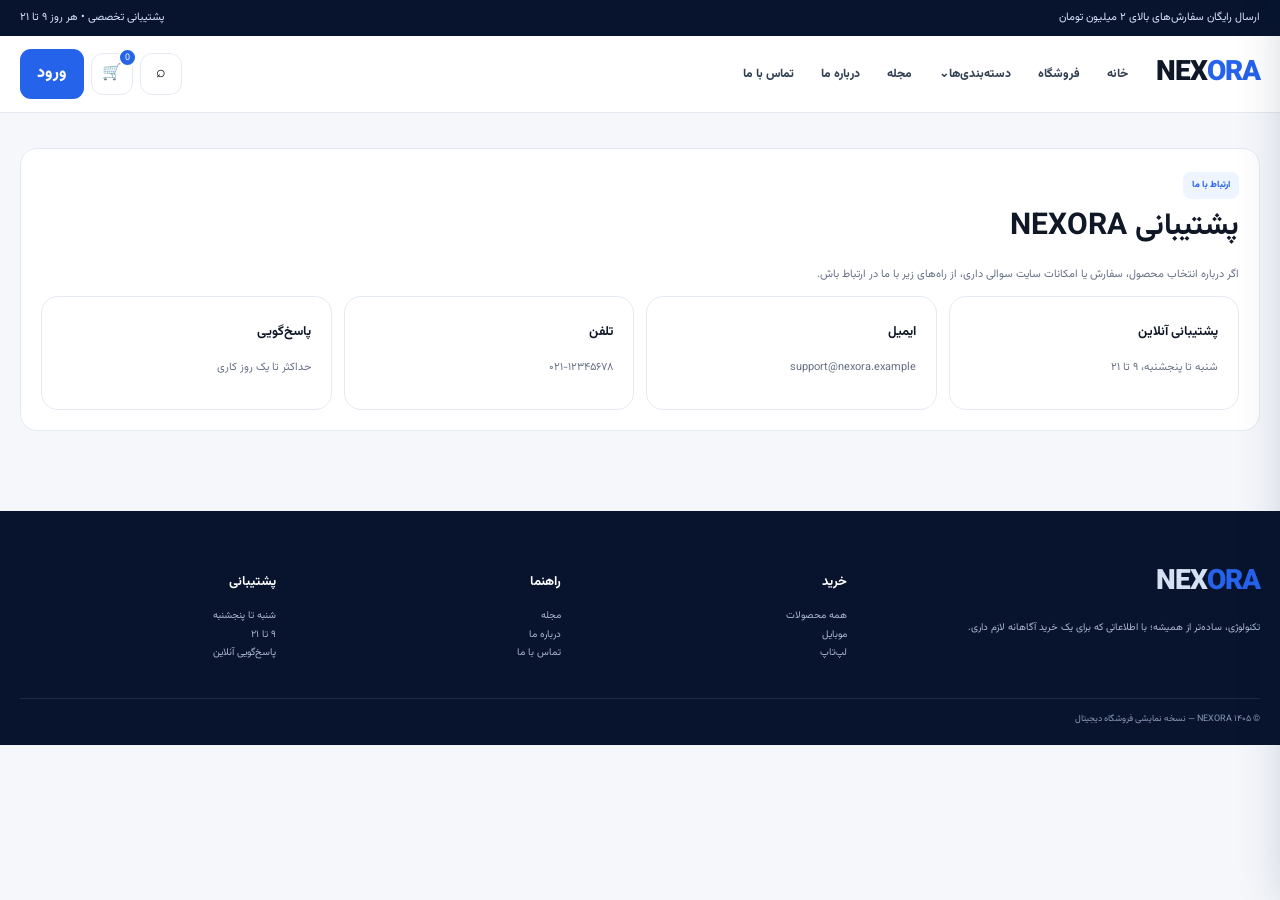
<file: pages/contact.html>
<!doctype html><html lang="fa" dir="rtl"><head><meta charset="utf-8"><meta name="viewport" content="width=device-width,initial-scale=1"><meta name="theme-color" content="#08142d"><meta name="description" content="NEXORA فروشگاه مدرن کالای دیجیتال با محصولات، مشخصات و راهنماهای خرید"><title>تماس با ما | NEXORA</title><link rel="stylesheet" href="../assets/css/style.css"></head><body><div class="top"><div class="c"><span>ارسال رایگان سفارش‌های بالای ۲ میلیون تومان</span><span>پشتیبانی تخصصی • هر روز ۹ تا ۲۱</span></div></div>
<header class="header"><div class="c nav">
<button class="icon mobile" onclick="openMobile()" aria-label="منو">☰</button>
<a class="logo" href="../index.html">NEX<i>ORA</i></a>
<nav class="links">
<a href="../index.html">خانه</a><a href="../pages/shop.html">فروشگاه</a>
<div class="menuDrop"><button class="menuDropBtn">دسته‌بندی‌ها⌄</button><div class="menuPanel">
<div class="menuTitle">دسته‌بندی محصولات</div>
<a href="../pages/shop.html?cat=موبایل">▣ &nbsp; موبایل</a><a href="../pages/shop.html?cat=لپ‌تاپ">▱ &nbsp; لپ‌تاپ</a>
<a href="../pages/shop.html?cat=هدفون">◉ &nbsp; هدفون و صدا</a><a href="../pages/shop.html?cat=ساعت هوشمند">◷ &nbsp; ساعت هوشمند</a>
<a href="../pages/shop.html?cat=مانیتور">▤ &nbsp; مانیتور</a><a href="../pages/shop.html?cat=گیمینگ">◈ &nbsp; گیمینگ</a>
<a href="../pages/shop.html?cat=لوازم جانبی">⌘ &nbsp; لوازم جانبی</a>
</div></div>
<a href="../pages/blog.html">مجله</a><a href="../pages/about.html">درباره ما</a><a href="../pages/contact.html">تماس با ما</a>
</nav>
<div class="acts"><div class="liveSearch"><button class="icon" onclick="toggleLiveSearch()">⌕</button><div class="liveSearchBox"><input id="headerSearch" placeholder="جستجوی محصول، برند..." oninput="liveSearch(this.value)"><div id="liveResults"><div class="liveEmpty">نام محصول، برند یا دسته‌بندی را وارد کنید</div></div></div></div>
<button class="icon" onclick="location.href='../pages/cart.html'">🛒<span class="count" data-count>0</span></button><button class="btn primary" onclick="toast('ورود در نسخه نمایشی')">ورود</button></div></div></header><main class="c page"><div class="box"><span class="pill">ارتباط با ما</span><h1>پشتیبانی NEXORA</h1><p>اگر درباره انتخاب محصول، سفارش یا امکانات سایت سوالی داری، از راه‌های زیر با ما در ارتباط باش.</p><div class="features"><div class="feature"><b>پشتیبانی آنلاین</b><p>شنبه تا پنجشنبه، ۹ تا ۲۱</p></div><div class="feature"><b>ایمیل</b><p>support@nexora.example</p></div><div class="feature"><b>تلفن</b><p>۰۲۱-۱۲۳۴۵۶۷۸</p></div><div class="feature"><b>پاسخ‌گویی</b><p>حداکثر تا یک روز کاری</p></div></div></div></main><div class="overlay" onclick="closeMobile()"></div><aside class="mobileMenu"><button class="icon mobileClose" onclick="closeMobile()">×</button><div class="mmHead"><b>NEXORA</b><small>فروشگاه حرفه‌ای کالای دیجیتال</small></div>
<a href="../index.html">خانه</a><a href="../pages/shop.html">فروشگاه</a><button class="mmCat" onclick="toggleMobileCat()">دسته‌بندی‌ها <span>⌄</span></button>
<div class="sub"><a href="../pages/shop.html?cat=موبایل">موبایل</a><a href="../pages/shop.html?cat=لپ‌تاپ">لپ‌تاپ</a><a href="../pages/shop.html?cat=هدفون">هدفون و صدا</a><a href="../pages/shop.html?cat=ساعت هوشمند">ساعت هوشمند</a><a href="../pages/shop.html?cat=مانیتور">مانیتور</a><a href="../pages/shop.html?cat=گیمینگ">گیمینگ</a><a href="../pages/shop.html?cat=لوازم جانبی">لوازم جانبی</a></div>
<a href="../pages/blog.html">مجله</a><a href="../pages/about.html">درباره ما</a><a href="../pages/contact.html">تماس با ما</a></aside>
<nav class="mobileBar"><a href="../index.html"><b>⌂</b>خانه</a><a href="../pages/shop.html"><b>▦</b>فروشگاه</a><button onclick="openMobile()"><b>☰</b>منو</button><a href="../pages/cart.html"><b>🛒</b>سبد خرید</a></nav>
<footer class="footer"><div class="c foot"><div><div class="logo">NEX<i>ORA</i></div><p>تکنولوژی، ساده‌تر از همیشه؛ با اطلاعاتی که برای یک خرید آگاهانه لازم داری.</p></div>
<div><h3>خرید</h3><a href="../pages/shop.html">همه محصولات</a><a href="../pages/shop.html?cat=موبایل">موبایل</a><a href="../pages/shop.html?cat=لپ‌تاپ">لپ‌تاپ</a></div>
<div><h3>راهنما</h3><a href="../pages/blog.html">مجله</a><a href="../pages/about.html">درباره ما</a><a href="../pages/contact.html">تماس با ما</a></div>
<div><h3>پشتیبانی</h3><p>شنبه تا پنجشنبه<br>۹ تا ۲۱<br>پاسخ‌گویی آنلاین</p></div></div><div class="c copy">© ۱۴۰۵ NEXORA — نسخه نمایشی فروشگاه دیجیتال</div></footer><div class="toast"></div><script src="../assets/js/app.js"></script></body></html>
</file>
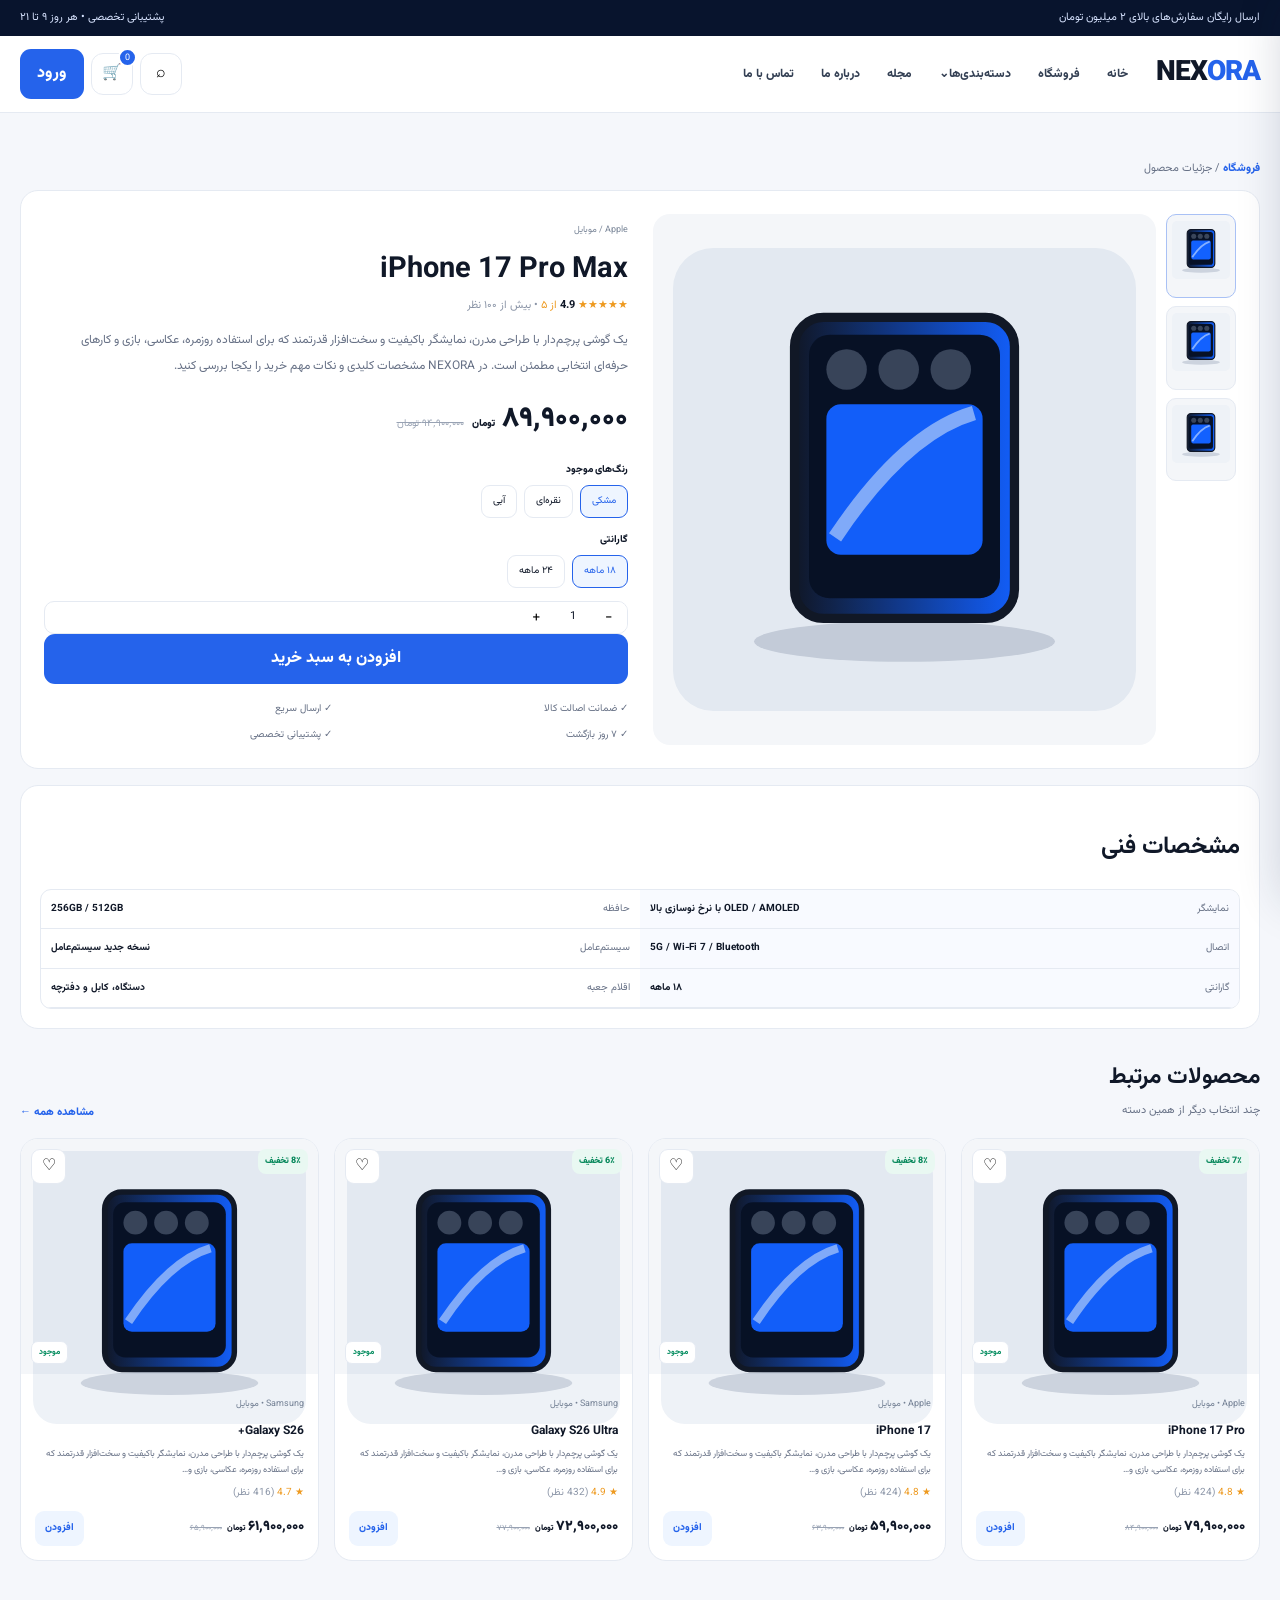
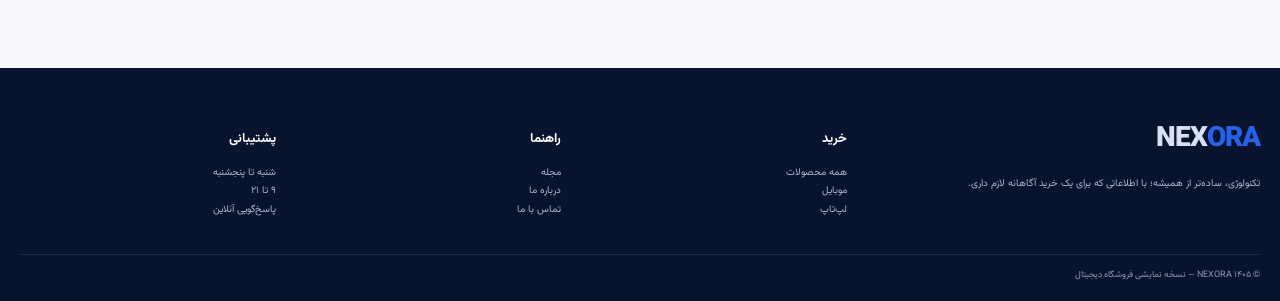
<file: pages/product.html>
<!doctype html><html lang="fa" dir="rtl"><head><meta charset="utf-8"><meta name="viewport" content="width=device-width,initial-scale=1"><meta name="theme-color" content="#08142d"><meta name="description" content="NEXORA فروشگاه مدرن کالای دیجیتال با محصولات، مشخصات و راهنماهای خرید"><title>جزئیات محصول | NEXORA</title><link rel="stylesheet" href="../assets/css/style.css"></head><body><div class="top"><div class="c"><span>ارسال رایگان سفارش‌های بالای ۲ میلیون تومان</span><span>پشتیبانی تخصصی • هر روز ۹ تا ۲۱</span></div></div>
<header class="header"><div class="c nav">
<button class="icon mobile" onclick="openMobile()" aria-label="منو">☰</button>
<a class="logo" href="../index.html">NEX<i>ORA</i></a>
<nav class="links">
<a href="../index.html">خانه</a><a href="../pages/shop.html">فروشگاه</a>
<div class="menuDrop"><button class="menuDropBtn">دسته‌بندی‌ها⌄</button><div class="menuPanel">
<div class="menuTitle">دسته‌بندی محصولات</div>
<a href="../pages/shop.html?cat=موبایل">▣ &nbsp; موبایل</a><a href="../pages/shop.html?cat=لپ‌تاپ">▱ &nbsp; لپ‌تاپ</a>
<a href="../pages/shop.html?cat=هدفون">◉ &nbsp; هدفون و صدا</a><a href="../pages/shop.html?cat=ساعت هوشمند">◷ &nbsp; ساعت هوشمند</a>
<a href="../pages/shop.html?cat=مانیتور">▤ &nbsp; مانیتور</a><a href="../pages/shop.html?cat=گیمینگ">◈ &nbsp; گیمینگ</a>
<a href="../pages/shop.html?cat=لوازم جانبی">⌘ &nbsp; لوازم جانبی</a>
</div></div>
<a href="../pages/blog.html">مجله</a><a href="../pages/about.html">درباره ما</a><a href="../pages/contact.html">تماس با ما</a>
</nav>
<div class="acts"><div class="liveSearch"><button class="icon" onclick="toggleLiveSearch()">⌕</button><div class="liveSearchBox"><input id="headerSearch" placeholder="جستجوی محصول، برند..." oninput="liveSearch(this.value)"><div id="liveResults"><div class="liveEmpty">نام محصول، برند یا دسته‌بندی را وارد کنید</div></div></div></div>
<button class="icon" onclick="location.href='../pages/cart.html'">🛒<span class="count" data-count>0</span></button><button class="btn primary" onclick="toast('ورود در نسخه نمایشی')">ورود</button></div></div></header><main class="c page"><p class="desc"><a class="more" href="shop.html">فروشگاه</a> / جزئیات محصول</p><div class="detail" id="detail"></div><div class="tabs"><h2>مشخصات فنی</h2><div class="specs" id="specTable"></div></div><section class="sec"><div class="head"><div><h2>محصولات مرتبط</h2><p>چند انتخاب دیگر از همین دسته</p></div><a class="more" href="shop.html">مشاهده همه ←</a></div><div class="products" id="related"></div></section></main><div class="overlay" onclick="closeMobile()"></div><aside class="mobileMenu"><button class="icon mobileClose" onclick="closeMobile()">×</button><div class="mmHead"><b>NEXORA</b><small>فروشگاه حرفه‌ای کالای دیجیتال</small></div>
<a href="../index.html">خانه</a><a href="../pages/shop.html">فروشگاه</a><button class="mmCat" onclick="toggleMobileCat()">دسته‌بندی‌ها <span>⌄</span></button>
<div class="sub"><a href="../pages/shop.html?cat=موبایل">موبایل</a><a href="../pages/shop.html?cat=لپ‌تاپ">لپ‌تاپ</a><a href="../pages/shop.html?cat=هدفون">هدفون و صدا</a><a href="../pages/shop.html?cat=ساعت هوشمند">ساعت هوشمند</a><a href="../pages/shop.html?cat=مانیتور">مانیتور</a><a href="../pages/shop.html?cat=گیمینگ">گیمینگ</a><a href="../pages/shop.html?cat=لوازم جانبی">لوازم جانبی</a></div>
<a href="../pages/blog.html">مجله</a><a href="../pages/about.html">درباره ما</a><a href="../pages/contact.html">تماس با ما</a></aside>
<nav class="mobileBar"><a href="../index.html"><b>⌂</b>خانه</a><a href="../pages/shop.html"><b>▦</b>فروشگاه</a><button onclick="openMobile()"><b>☰</b>منو</button><a href="../pages/cart.html"><b>🛒</b>سبد خرید</a></nav>
<footer class="footer"><div class="c foot"><div><div class="logo">NEX<i>ORA</i></div><p>تکنولوژی، ساده‌تر از همیشه؛ با اطلاعاتی که برای یک خرید آگاهانه لازم داری.</p></div>
<div><h3>خرید</h3><a href="../pages/shop.html">همه محصولات</a><a href="../pages/shop.html?cat=موبایل">موبایل</a><a href="../pages/shop.html?cat=لپ‌تاپ">لپ‌تاپ</a></div>
<div><h3>راهنما</h3><a href="../pages/blog.html">مجله</a><a href="../pages/about.html">درباره ما</a><a href="../pages/contact.html">تماس با ما</a></div>
<div><h3>پشتیبانی</h3><p>شنبه تا پنجشنبه<br>۹ تا ۲۱<br>پاسخ‌گویی آنلاین</p></div></div><div class="c copy">© ۱۴۰۵ NEXORA — نسخه نمایشی فروشگاه دیجیتال</div></footer><div class="toast"></div><script src="../assets/js/app.js"></script></body></html>
</file>
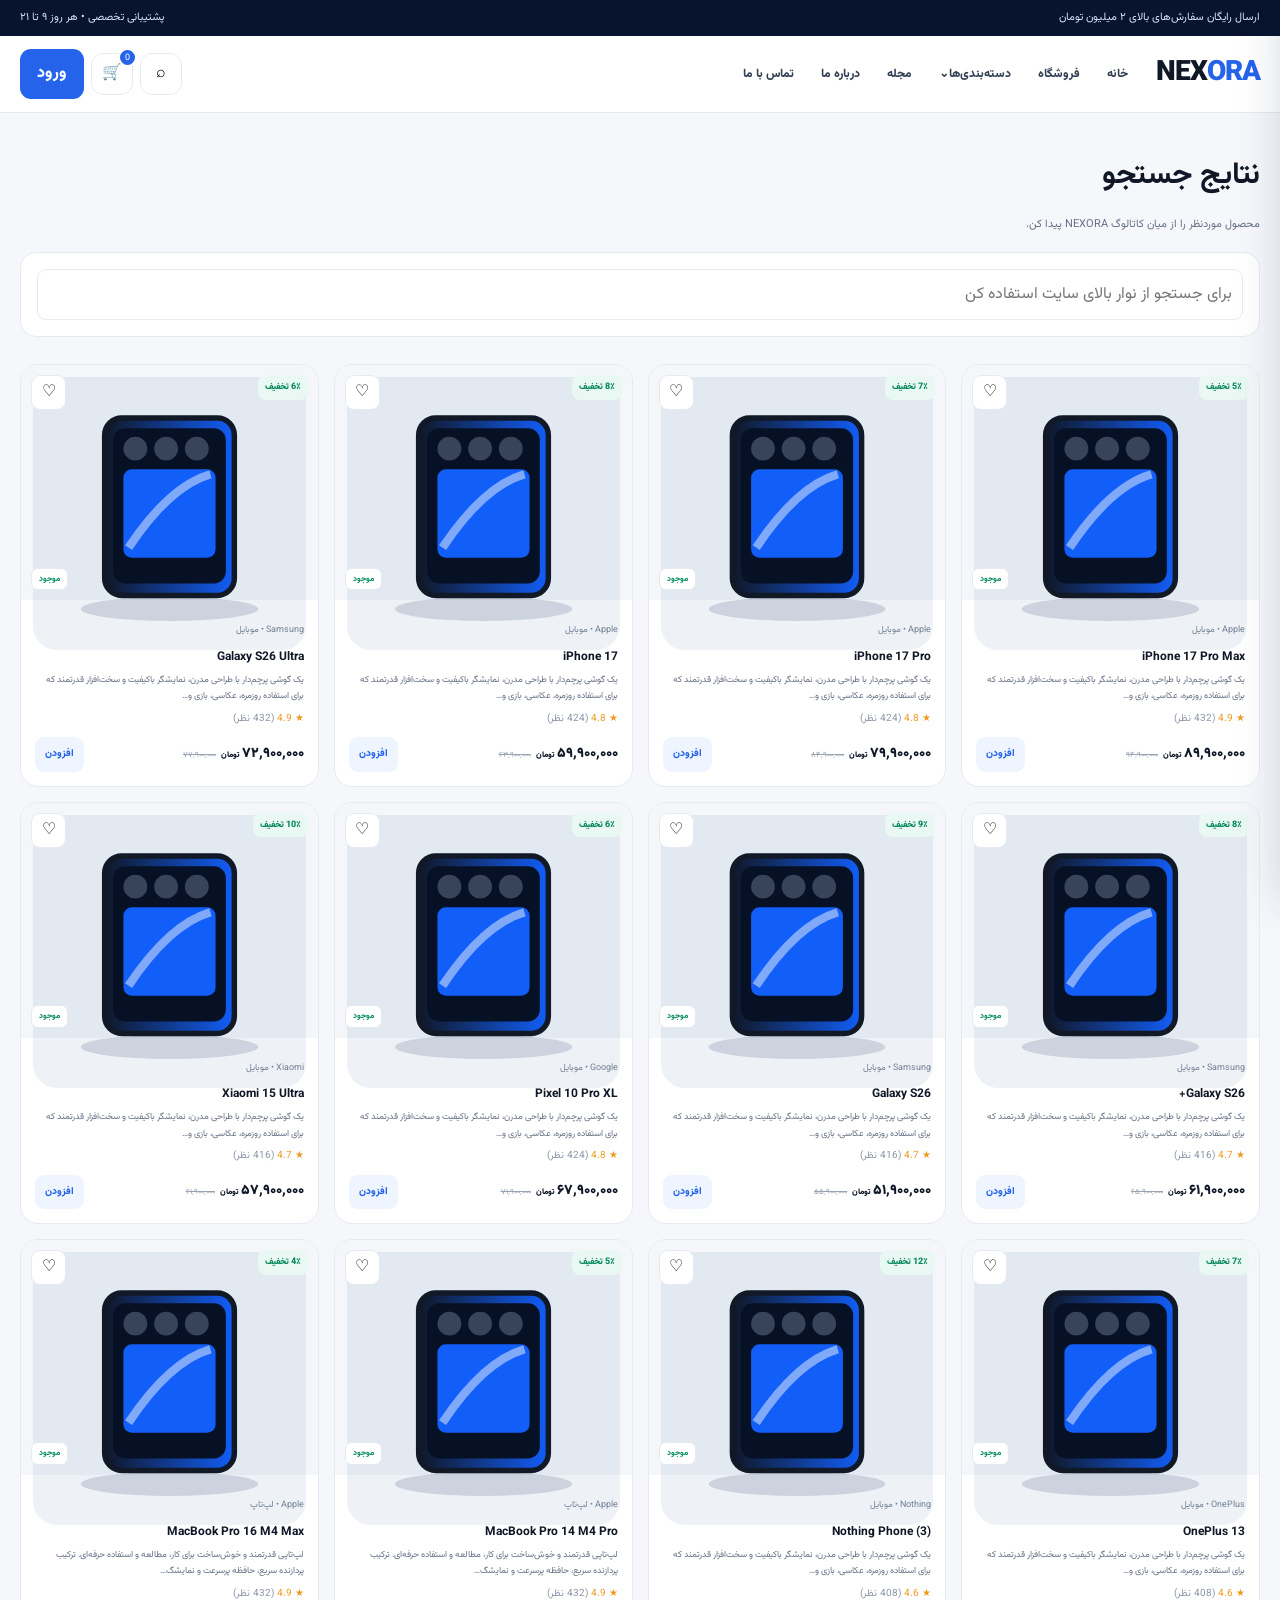
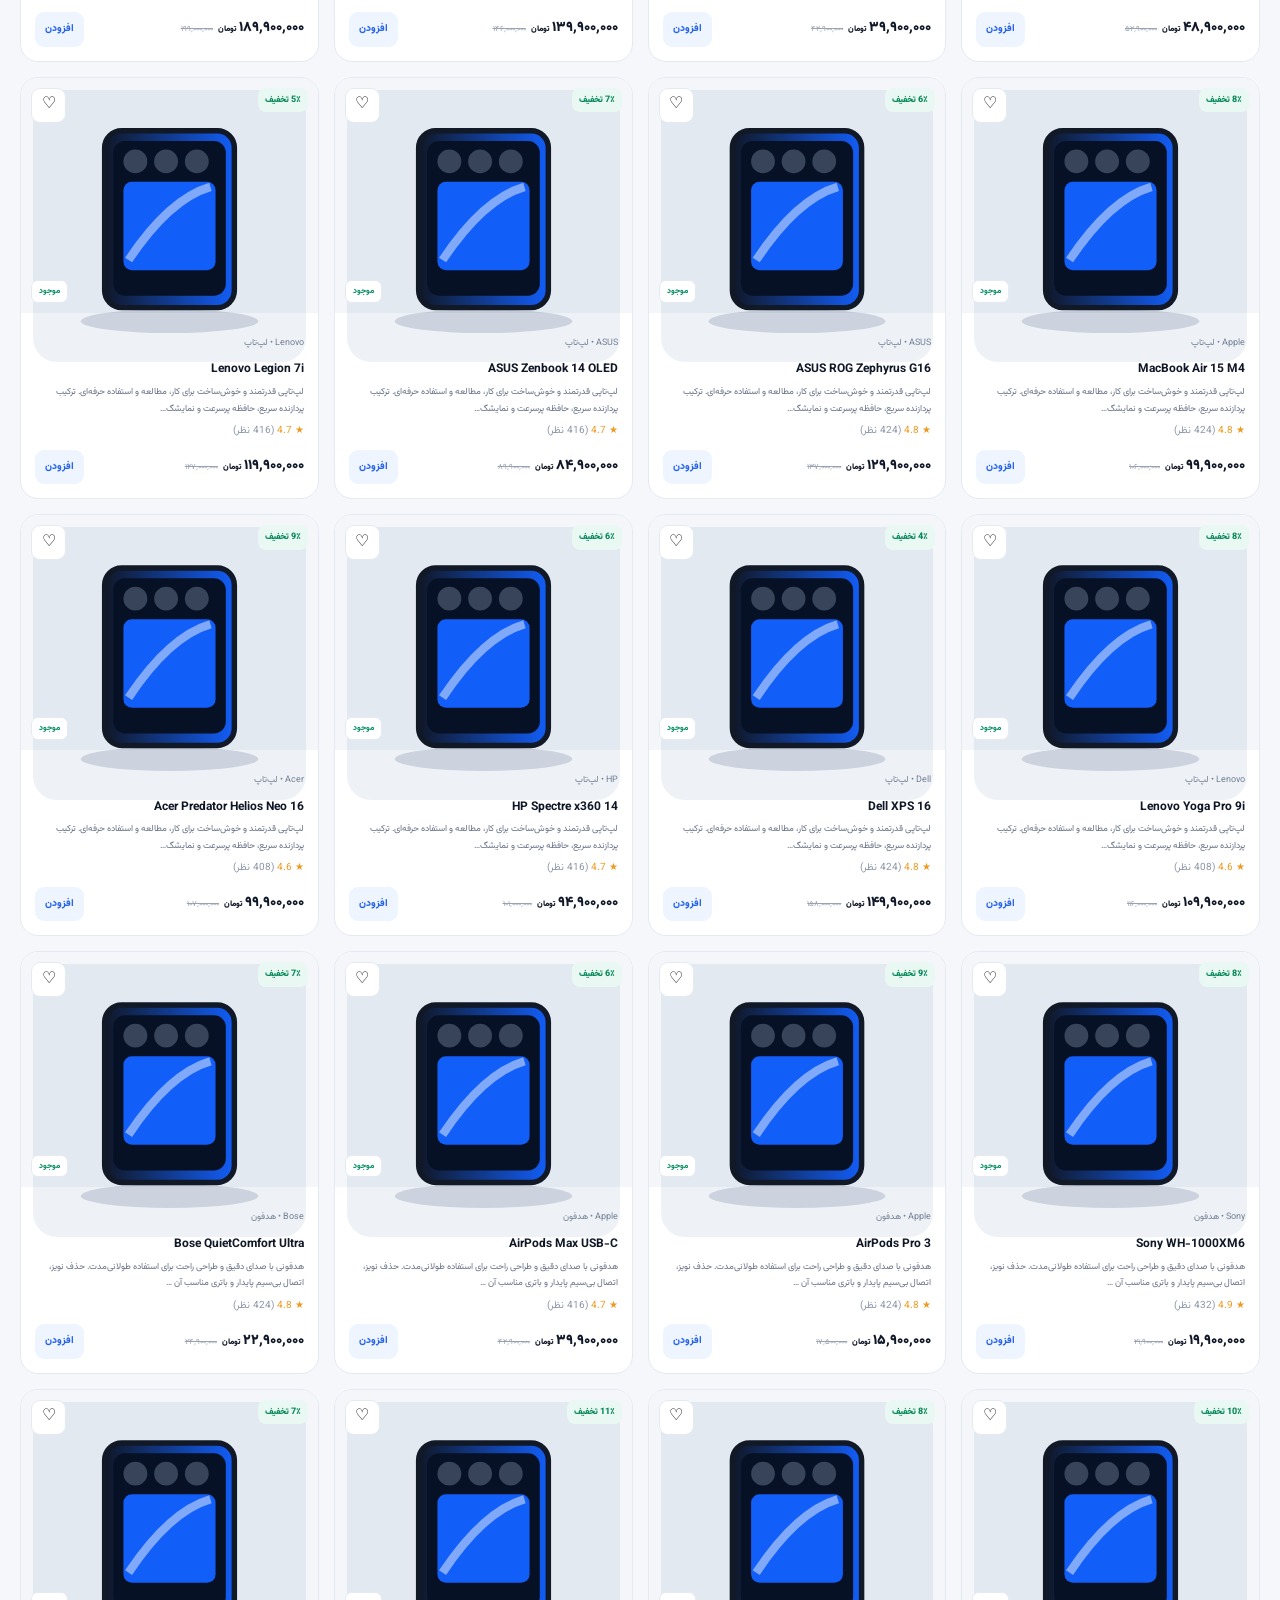
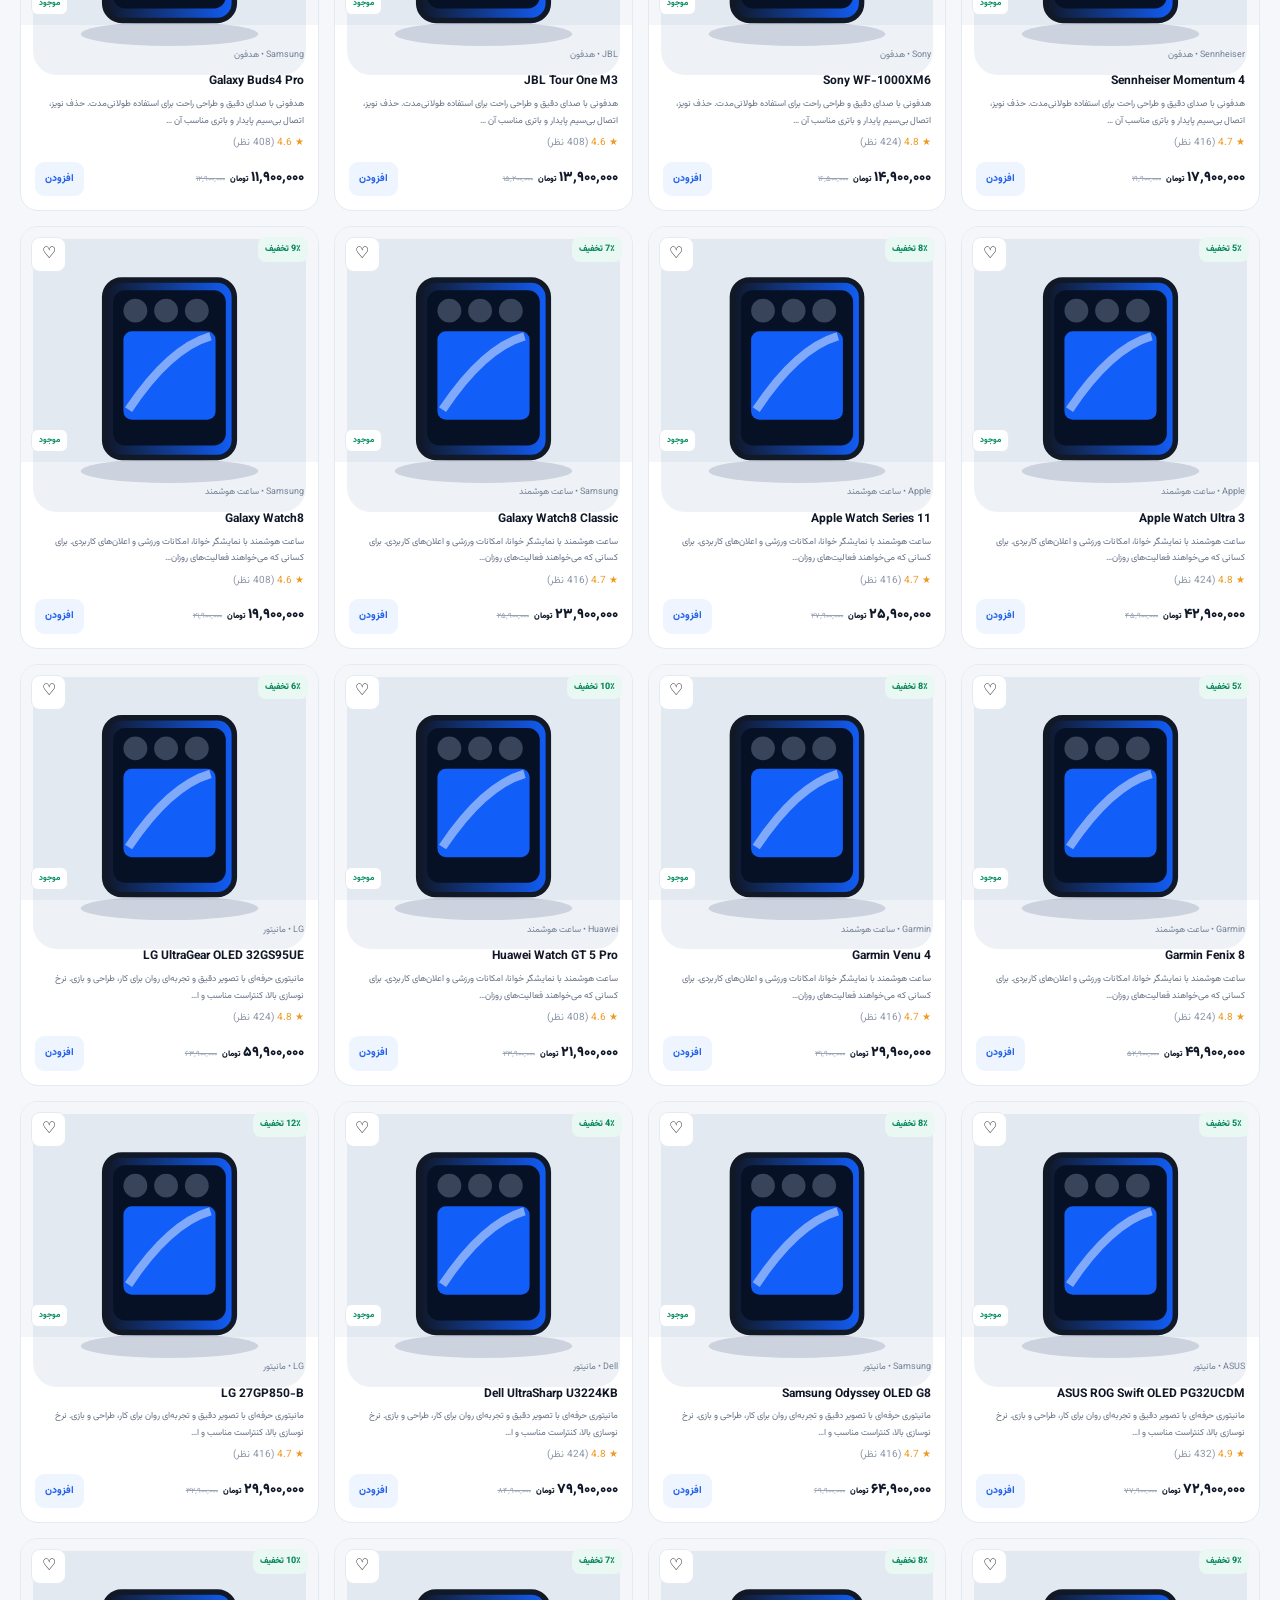
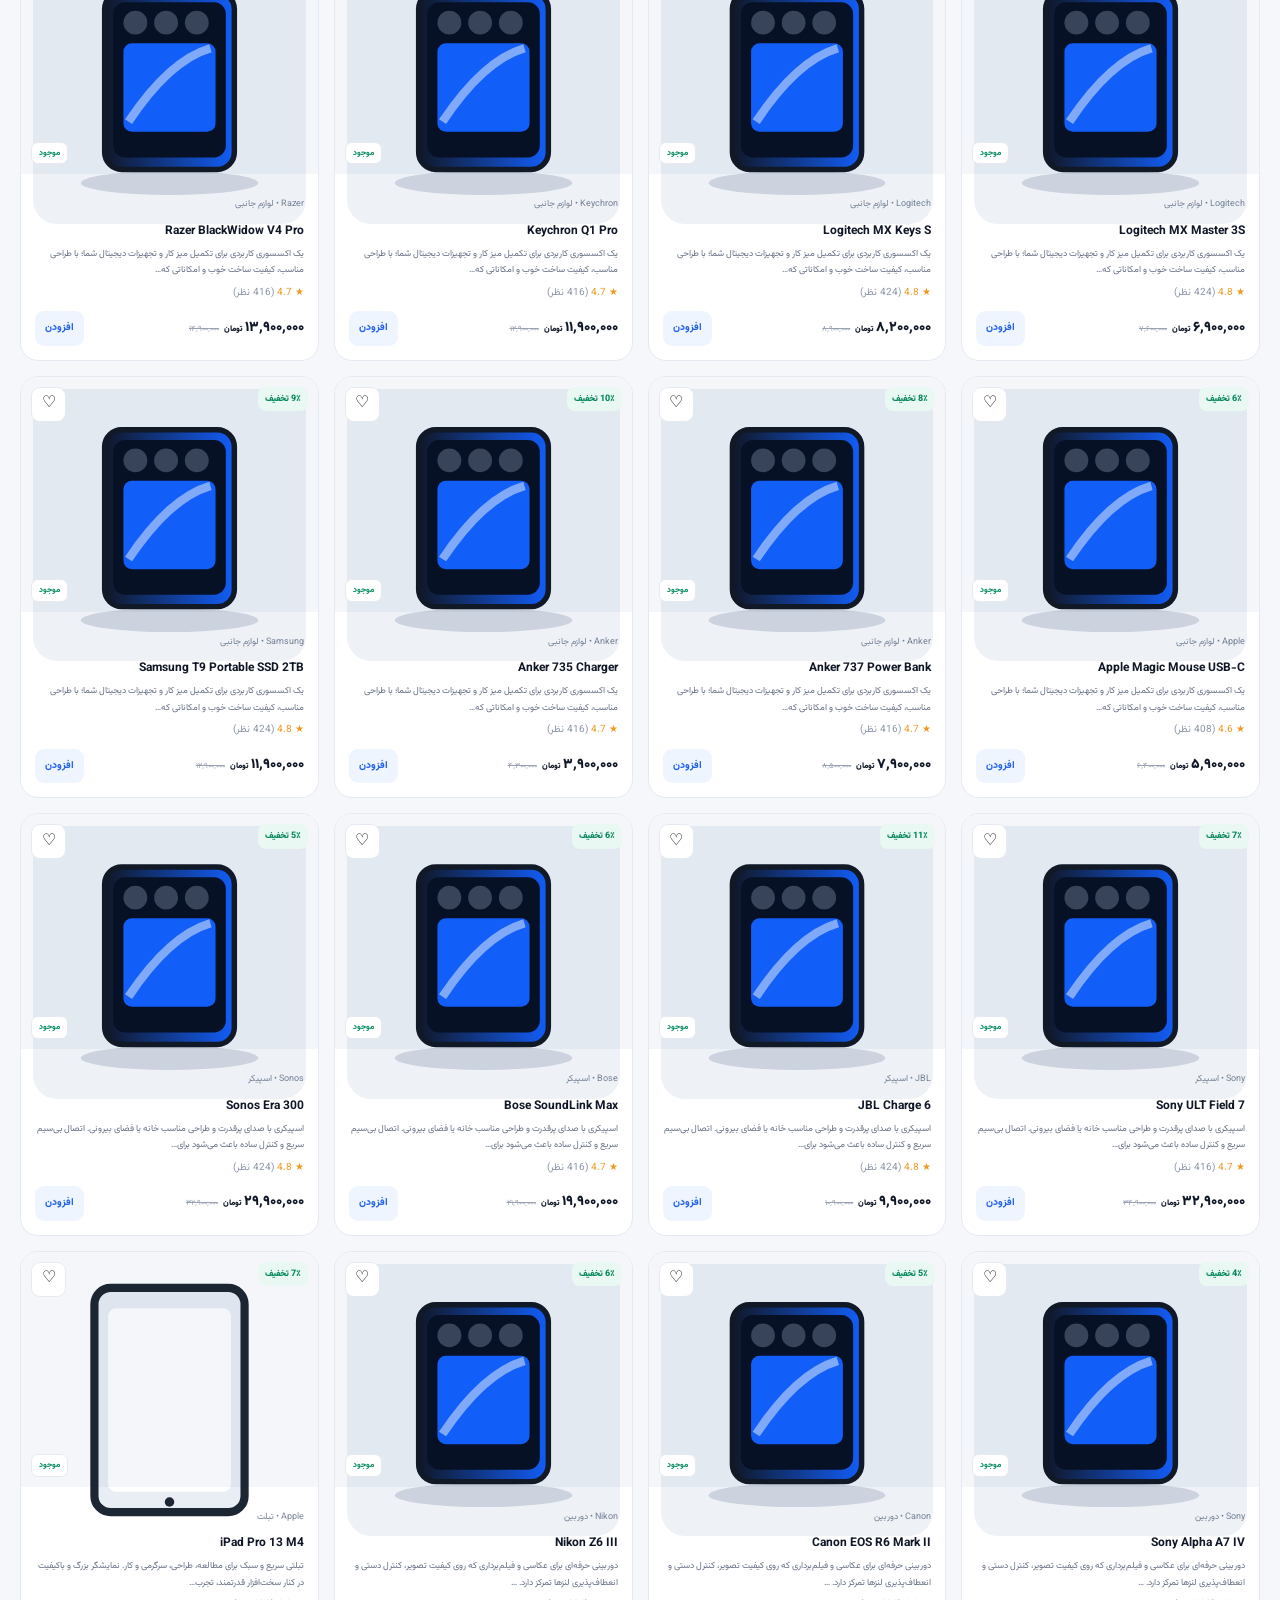
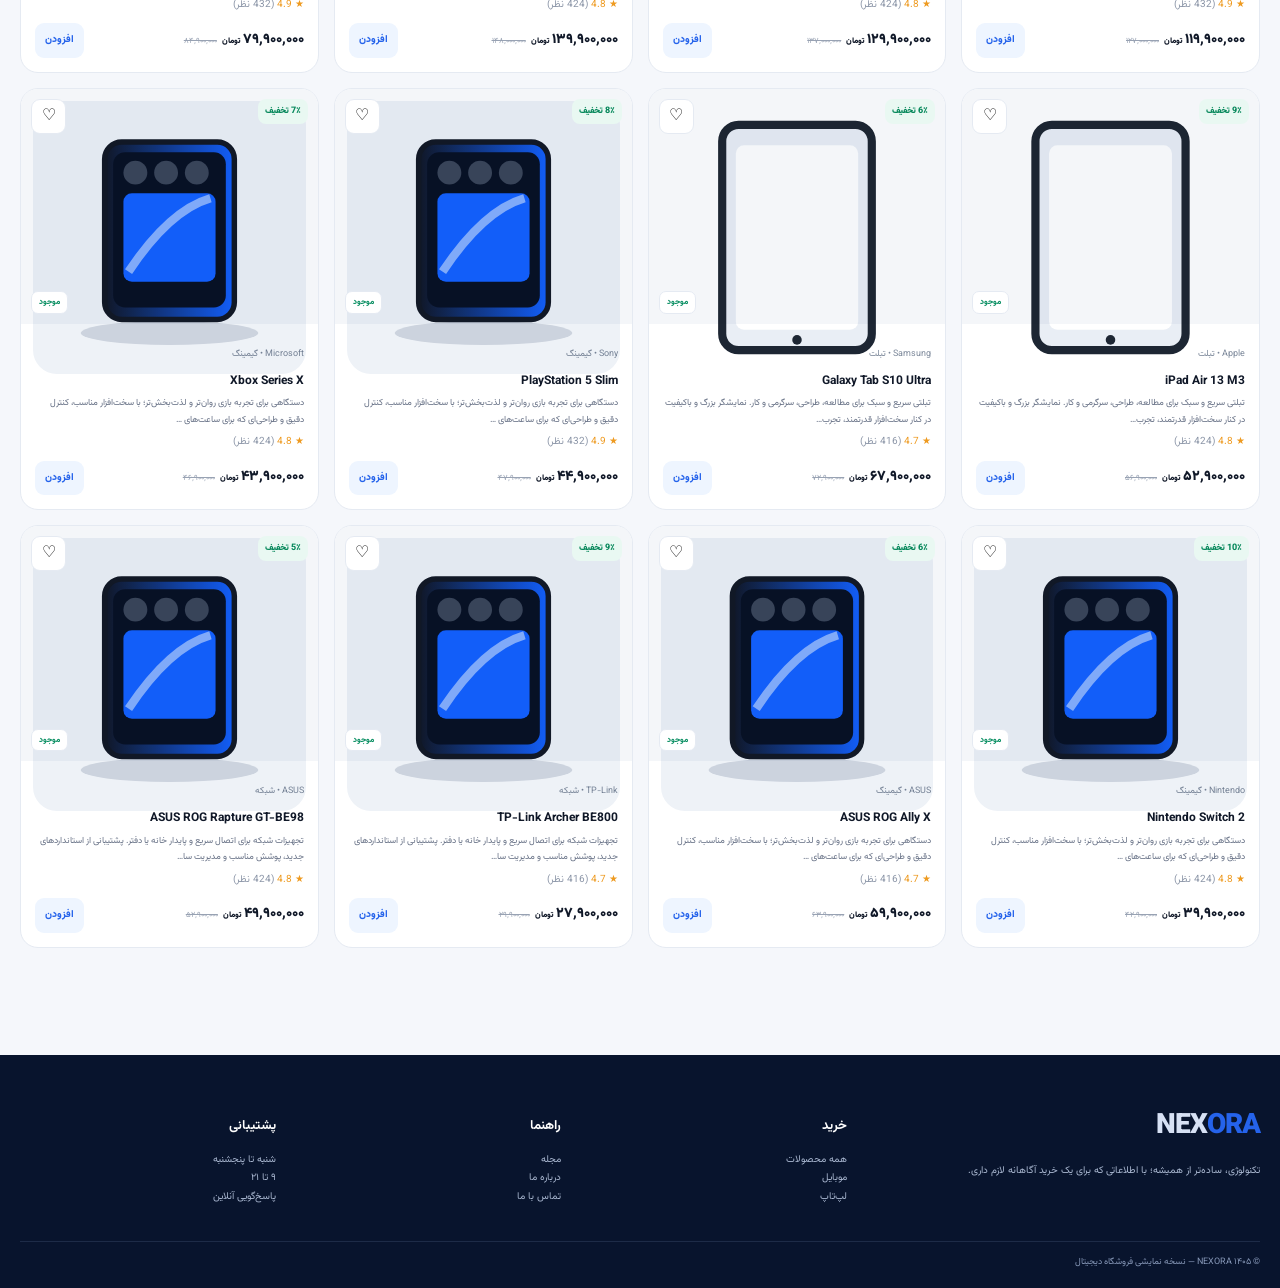
<file: pages/search.html>
<!doctype html><html lang="fa" dir="rtl"><head><meta charset="utf-8"><meta name="viewport" content="width=device-width,initial-scale=1"><meta name="theme-color" content="#08142d"><meta name="description" content="NEXORA فروشگاه مدرن کالای دیجیتال با محصولات، مشخصات و راهنماهای خرید"><title>جستجو | NEXORA</title><link rel="stylesheet" href="../assets/css/style.css"></head><body><div class="top"><div class="c"><span>ارسال رایگان سفارش‌های بالای ۲ میلیون تومان</span><span>پشتیبانی تخصصی • هر روز ۹ تا ۲۱</span></div></div>
<header class="header"><div class="c nav">
<button class="icon mobile" onclick="openMobile()" aria-label="منو">☰</button>
<a class="logo" href="../index.html">NEX<i>ORA</i></a>
<nav class="links">
<a href="../index.html">خانه</a><a href="../pages/shop.html">فروشگاه</a>
<div class="menuDrop"><button class="menuDropBtn">دسته‌بندی‌ها⌄</button><div class="menuPanel">
<div class="menuTitle">دسته‌بندی محصولات</div>
<a href="../pages/shop.html?cat=موبایل">▣ &nbsp; موبایل</a><a href="../pages/shop.html?cat=لپ‌تاپ">▱ &nbsp; لپ‌تاپ</a>
<a href="../pages/shop.html?cat=هدفون">◉ &nbsp; هدفون و صدا</a><a href="../pages/shop.html?cat=ساعت هوشمند">◷ &nbsp; ساعت هوشمند</a>
<a href="../pages/shop.html?cat=مانیتور">▤ &nbsp; مانیتور</a><a href="../pages/shop.html?cat=گیمینگ">◈ &nbsp; گیمینگ</a>
<a href="../pages/shop.html?cat=لوازم جانبی">⌘ &nbsp; لوازم جانبی</a>
</div></div>
<a href="../pages/blog.html">مجله</a><a href="../pages/about.html">درباره ما</a><a href="../pages/contact.html">تماس با ما</a>
</nav>
<div class="acts"><div class="liveSearch"><button class="icon" onclick="toggleLiveSearch()">⌕</button><div class="liveSearchBox"><input id="headerSearch" placeholder="جستجوی محصول، برند..." oninput="liveSearch(this.value)"><div id="liveResults"><div class="liveEmpty">نام محصول، برند یا دسته‌بندی را وارد کنید</div></div></div></div>
<button class="icon" onclick="location.href='../pages/cart.html'">🛒<span class="count" data-count>0</span></button><button class="btn primary" onclick="toast('ورود در نسخه نمایشی')">ورود</button></div></div></header><main class="c page"><h1 id="title">نتایج جستجو</h1><p class="desc">محصول موردنظر را از میان کاتالوگ NEXORA پیدا کن.</p><div class="search"><input placeholder="برای جستجو از نوار بالای سایت استفاده کن" oninput="render(P.filter(p=>(p.name+' '+p.brand+' '+p.cat).toLowerCase().includes(this.value.toLowerCase())),'#results')"></div><section class="sec"><div class="products" id="results"></div></section></main><div class="overlay" onclick="closeMobile()"></div><aside class="mobileMenu"><button class="icon mobileClose" onclick="closeMobile()">×</button><div class="mmHead"><b>NEXORA</b><small>فروشگاه حرفه‌ای کالای دیجیتال</small></div>
<a href="../index.html">خانه</a><a href="../pages/shop.html">فروشگاه</a><button class="mmCat" onclick="toggleMobileCat()">دسته‌بندی‌ها <span>⌄</span></button>
<div class="sub"><a href="../pages/shop.html?cat=موبایل">موبایل</a><a href="../pages/shop.html?cat=لپ‌تاپ">لپ‌تاپ</a><a href="../pages/shop.html?cat=هدفون">هدفون و صدا</a><a href="../pages/shop.html?cat=ساعت هوشمند">ساعت هوشمند</a><a href="../pages/shop.html?cat=مانیتور">مانیتور</a><a href="../pages/shop.html?cat=گیمینگ">گیمینگ</a><a href="../pages/shop.html?cat=لوازم جانبی">لوازم جانبی</a></div>
<a href="../pages/blog.html">مجله</a><a href="../pages/about.html">درباره ما</a><a href="../pages/contact.html">تماس با ما</a></aside>
<nav class="mobileBar"><a href="../index.html"><b>⌂</b>خانه</a><a href="../pages/shop.html"><b>▦</b>فروشگاه</a><button onclick="openMobile()"><b>☰</b>منو</button><a href="../pages/cart.html"><b>🛒</b>سبد خرید</a></nav>
<footer class="footer"><div class="c foot"><div><div class="logo">NEX<i>ORA</i></div><p>تکنولوژی، ساده‌تر از همیشه؛ با اطلاعاتی که برای یک خرید آگاهانه لازم داری.</p></div>
<div><h3>خرید</h3><a href="../pages/shop.html">همه محصولات</a><a href="../pages/shop.html?cat=موبایل">موبایل</a><a href="../pages/shop.html?cat=لپ‌تاپ">لپ‌تاپ</a></div>
<div><h3>راهنما</h3><a href="../pages/blog.html">مجله</a><a href="../pages/about.html">درباره ما</a><a href="../pages/contact.html">تماس با ما</a></div>
<div><h3>پشتیبانی</h3><p>شنبه تا پنجشنبه<br>۹ تا ۲۱<br>پاسخ‌گویی آنلاین</p></div></div><div class="c copy">© ۱۴۰۵ NEXORA — نسخه نمایشی فروشگاه دیجیتال</div></footer><div class="toast"></div><script src="../assets/js/app.js"></script></body></html>
</file>
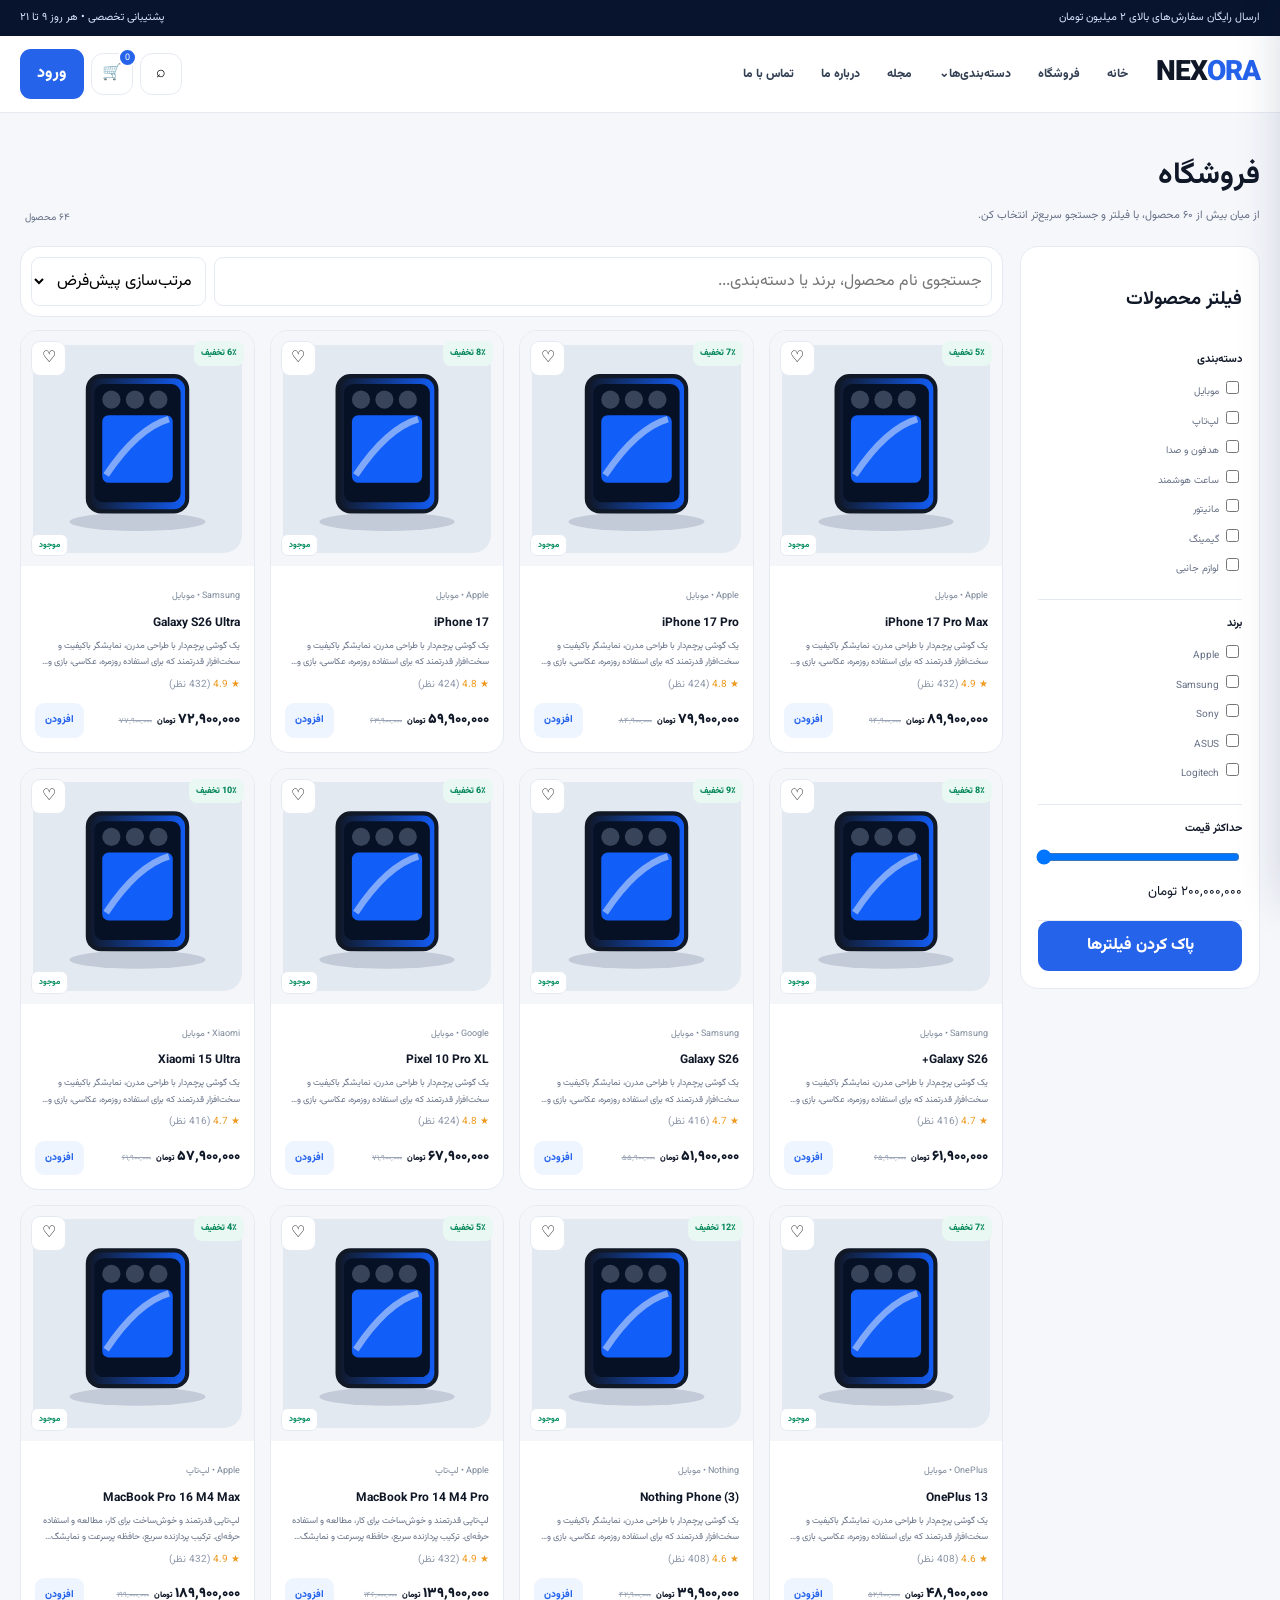
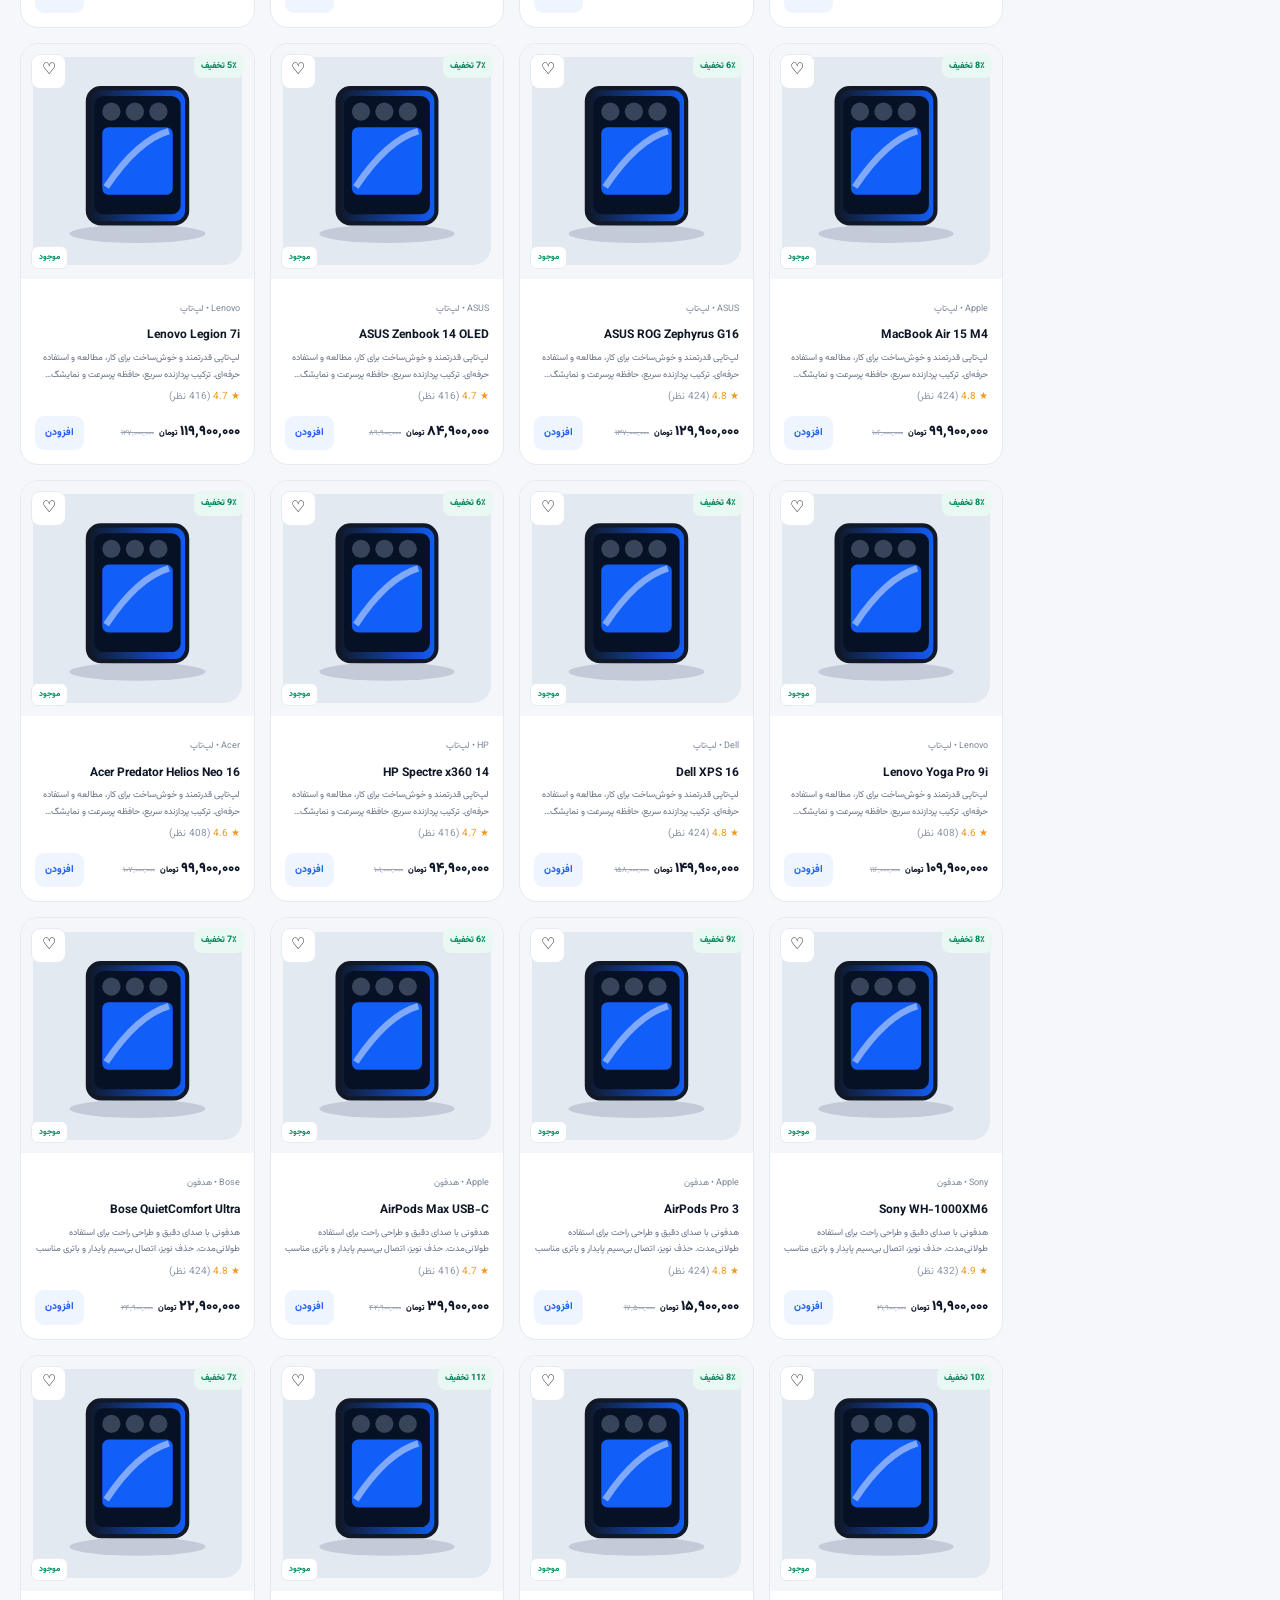
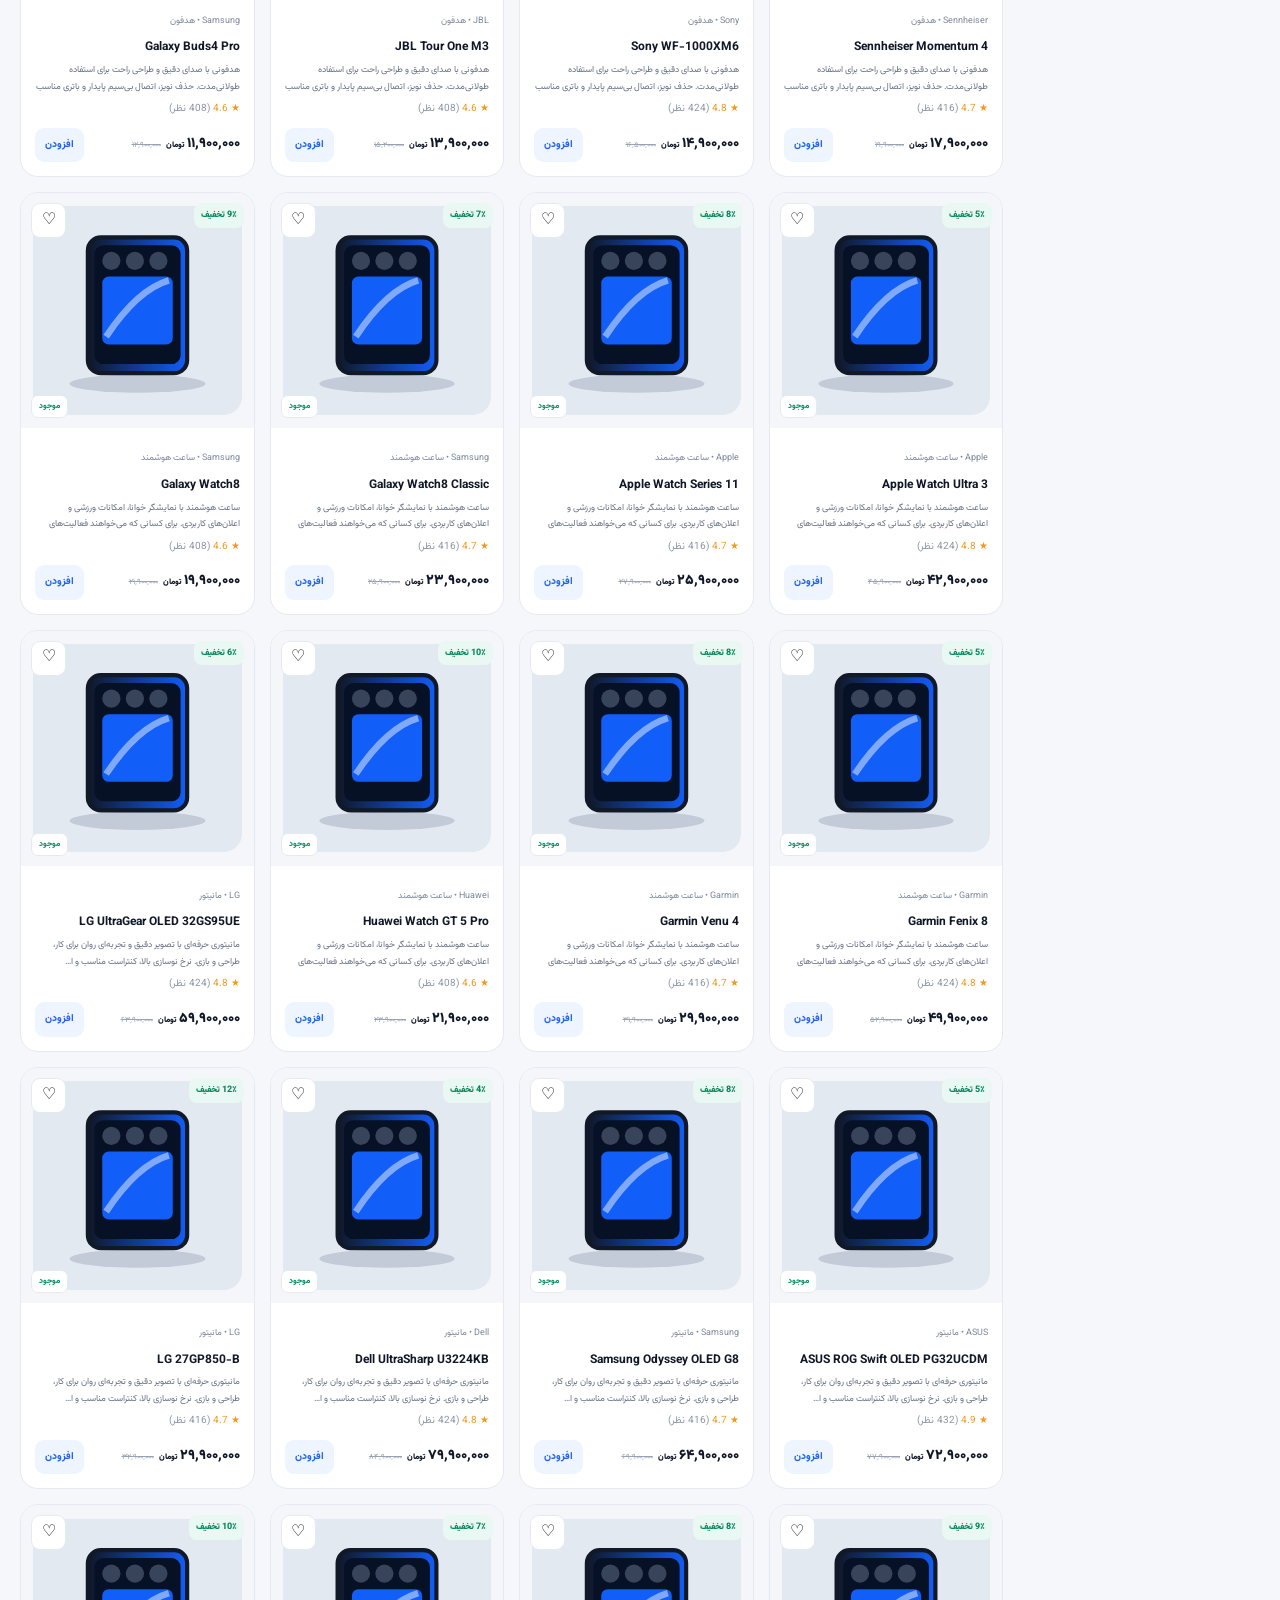
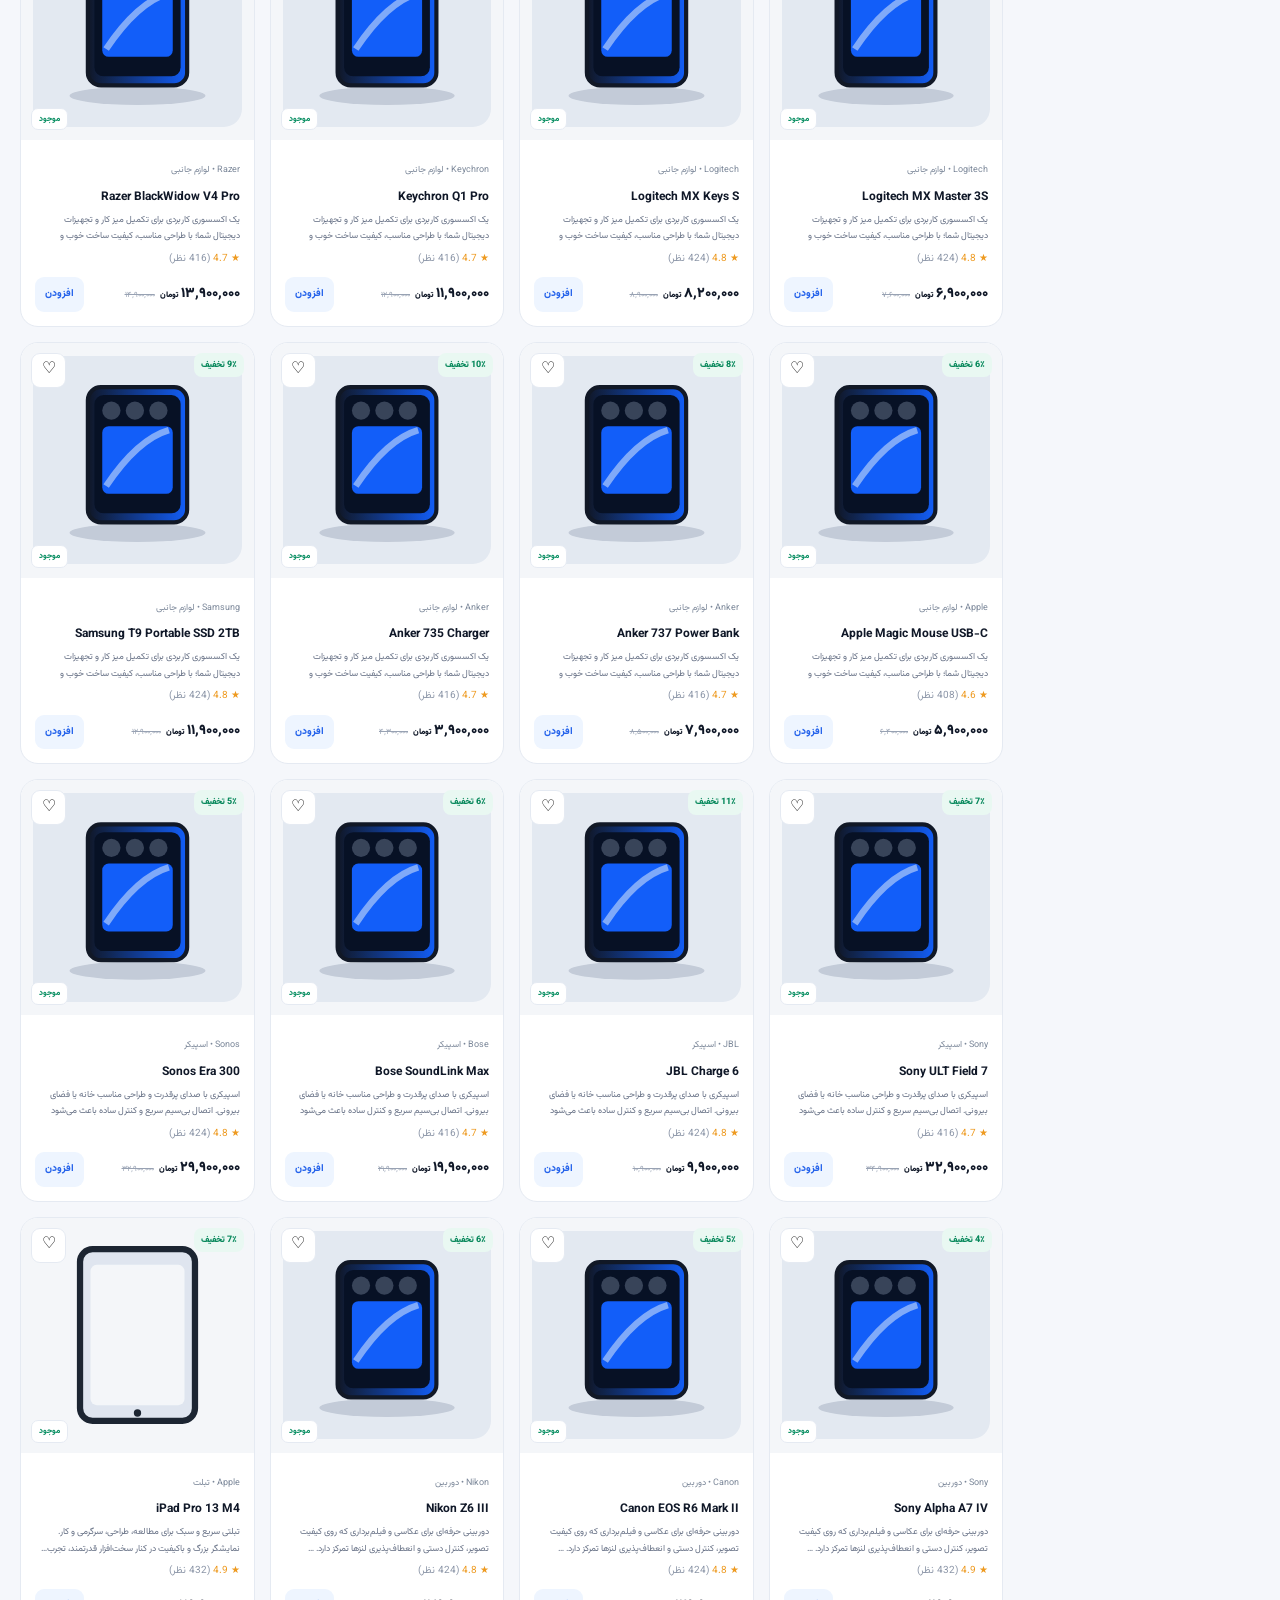
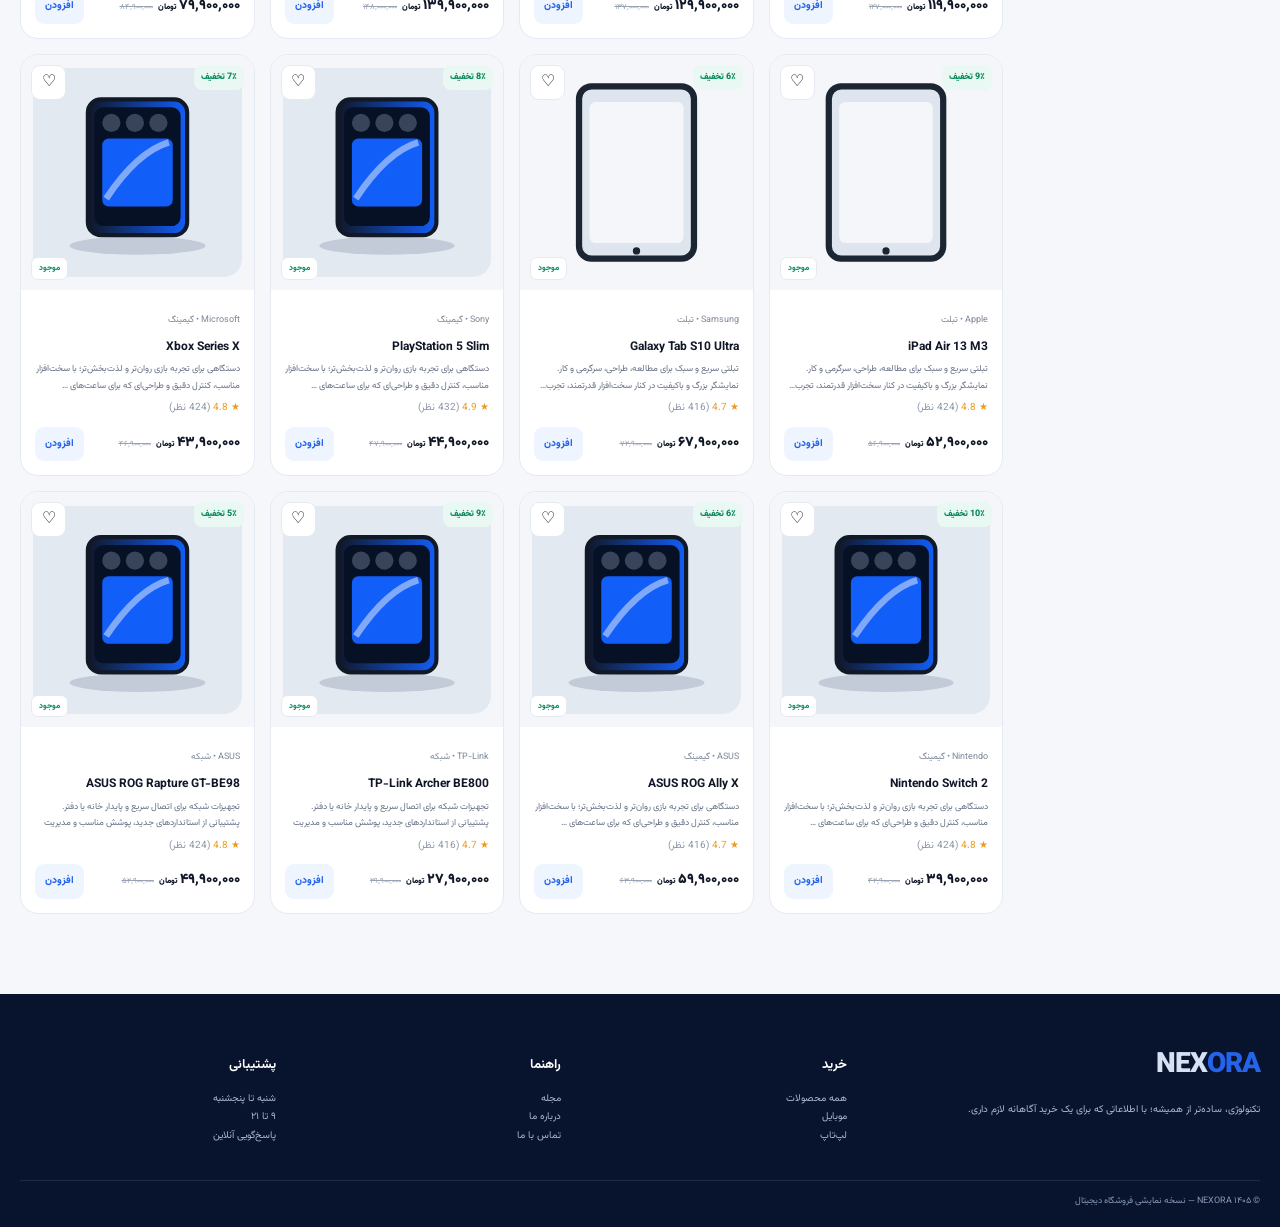
<file: pages/shop.html>
<!doctype html><html lang="fa" dir="rtl"><head><meta charset="utf-8"><meta name="viewport" content="width=device-width,initial-scale=1"><meta name="theme-color" content="#08142d"><meta name="description" content="NEXORA فروشگاه مدرن کالای دیجیتال با محصولات، مشخصات و راهنماهای خرید"><title>فروشگاه | NEXORA</title><link rel="stylesheet" href="../assets/css/style.css"></head><body><div class="top"><div class="c"><span>ارسال رایگان سفارش‌های بالای ۲ میلیون تومان</span><span>پشتیبانی تخصصی • هر روز ۹ تا ۲۱</span></div></div>
<header class="header"><div class="c nav">
<button class="icon mobile" onclick="openMobile()" aria-label="منو">☰</button>
<a class="logo" href="../index.html">NEX<i>ORA</i></a>
<nav class="links">
<a href="../index.html">خانه</a><a href="../pages/shop.html">فروشگاه</a>
<div class="menuDrop"><button class="menuDropBtn">دسته‌بندی‌ها⌄</button><div class="menuPanel">
<div class="menuTitle">دسته‌بندی محصولات</div>
<a href="../pages/shop.html?cat=موبایل">▣ &nbsp; موبایل</a><a href="../pages/shop.html?cat=لپ‌تاپ">▱ &nbsp; لپ‌تاپ</a>
<a href="../pages/shop.html?cat=هدفون">◉ &nbsp; هدفون و صدا</a><a href="../pages/shop.html?cat=ساعت هوشمند">◷ &nbsp; ساعت هوشمند</a>
<a href="../pages/shop.html?cat=مانیتور">▤ &nbsp; مانیتور</a><a href="../pages/shop.html?cat=گیمینگ">◈ &nbsp; گیمینگ</a>
<a href="../pages/shop.html?cat=لوازم جانبی">⌘ &nbsp; لوازم جانبی</a>
</div></div>
<a href="../pages/blog.html">مجله</a><a href="../pages/about.html">درباره ما</a><a href="../pages/contact.html">تماس با ما</a>
</nav>
<div class="acts"><div class="liveSearch"><button class="icon" onclick="toggleLiveSearch()">⌕</button><div class="liveSearchBox"><input id="headerSearch" placeholder="جستجوی محصول، برند..." oninput="liveSearch(this.value)"><div id="liveResults"><div class="liveEmpty">نام محصول، برند یا دسته‌بندی را وارد کنید</div></div></div></div>
<button class="icon" onclick="location.href='../pages/cart.html'">🛒<span class="count" data-count>0</span></button><button class="btn primary" onclick="toast('ورود در نسخه نمایشی')">ورود</button></div></div></header><main class="c page"><div class="head"><div><h1>فروشگاه</h1><p class="desc">از میان بیش از ۶۰ محصول، با فیلتر و جستجو سریع‌تر انتخاب کن.</p></div><span id="resultCount" class="resultCount">۶۴ محصول</span></div><div class="shop"><aside class="sideFilter"><h3>فیلتر محصولات</h3><div class="filter"><h4>دسته‌بندی</h4><label><input class="catCheck" type="checkbox" value="موبایل" onchange="applyFilters()"> موبایل</label><label><input class="catCheck" type="checkbox" value="لپ‌تاپ" onchange="applyFilters()"> لپ‌تاپ</label><label><input class="catCheck" type="checkbox" value="هدفون" onchange="applyFilters()"> هدفون و صدا</label><label><input class="catCheck" type="checkbox" value="ساعت هوشمند" onchange="applyFilters()"> ساعت هوشمند</label><label><input class="catCheck" type="checkbox" value="مانیتور" onchange="applyFilters()"> مانیتور</label><label><input class="catCheck" type="checkbox" value="گیمینگ" onchange="applyFilters()"> گیمینگ</label><label><input class="catCheck" type="checkbox" value="لوازم جانبی" onchange="applyFilters()"> لوازم جانبی</label></div><div class="filter"><h4>برند</h4><label><input class="brandCheck" type="checkbox" value="Apple" onchange="applyFilters()"> Apple</label><label><input class="brandCheck" type="checkbox" value="Samsung" onchange="applyFilters()"> Samsung</label><label><input class="brandCheck" type="checkbox" value="Sony" onchange="applyFilters()"> Sony</label><label><input class="brandCheck" type="checkbox" value="ASUS" onchange="applyFilters()"> ASUS</label><label><input class="brandCheck" type="checkbox" value="Logitech" onchange="applyFilters()"> Logitech</label></div><div class="filter"><h4>حداکثر قیمت</h4><input id="maxPrice" type="range" min="5000000" max="200000000" step="1000000" value="200000000" style="width:100%" oninput="document.getElementById('priceValue').textContent=new Intl.NumberFormat('fa-IR').format(this.value)+' تومان';applyFilters()"><small id="priceValue">۲۰۰,۰۰۰,۰۰۰ تومان</small></div><button class="btn primary wide" onclick="document.querySelectorAll('.catCheck,.brandCheck').forEach(x=>x.checked=false);document.getElementById('maxPrice').value=200000000;shopProducts()">پاک کردن فیلترها</button></aside><section><div class="shopbar"><input id="sq" placeholder="جستجوی نام محصول، برند یا دسته‌بندی..." oninput="filterP()"><select onchange="sortP(this.value)"><option value="d">مرتب‌سازی پیش‌فرض</option><option value="l">ارزان‌ترین</option><option value="h">گران‌ترین</option><option value="r">محبوب‌ترین</option></select></div><div class="products" id="all"></div></section></div></main><div class="overlay" onclick="closeMobile()"></div><aside class="mobileMenu"><button class="icon mobileClose" onclick="closeMobile()">×</button><div class="mmHead"><b>NEXORA</b><small>فروشگاه حرفه‌ای کالای دیجیتال</small></div>
<a href="../index.html">خانه</a><a href="../pages/shop.html">فروشگاه</a><button class="mmCat" onclick="toggleMobileCat()">دسته‌بندی‌ها <span>⌄</span></button>
<div class="sub"><a href="../pages/shop.html?cat=موبایل">موبایل</a><a href="../pages/shop.html?cat=لپ‌تاپ">لپ‌تاپ</a><a href="../pages/shop.html?cat=هدفون">هدفون و صدا</a><a href="../pages/shop.html?cat=ساعت هوشمند">ساعت هوشمند</a><a href="../pages/shop.html?cat=مانیتور">مانیتور</a><a href="../pages/shop.html?cat=گیمینگ">گیمینگ</a><a href="../pages/shop.html?cat=لوازم جانبی">لوازم جانبی</a></div>
<a href="../pages/blog.html">مجله</a><a href="../pages/about.html">درباره ما</a><a href="../pages/contact.html">تماس با ما</a></aside>
<nav class="mobileBar"><a href="../index.html"><b>⌂</b>خانه</a><a href="../pages/shop.html"><b>▦</b>فروشگاه</a><button onclick="openMobile()"><b>☰</b>منو</button><a href="../pages/cart.html"><b>🛒</b>سبد خرید</a></nav>
<footer class="footer"><div class="c foot"><div><div class="logo">NEX<i>ORA</i></div><p>تکنولوژی، ساده‌تر از همیشه؛ با اطلاعاتی که برای یک خرید آگاهانه لازم داری.</p></div>
<div><h3>خرید</h3><a href="../pages/shop.html">همه محصولات</a><a href="../pages/shop.html?cat=موبایل">موبایل</a><a href="../pages/shop.html?cat=لپ‌تاپ">لپ‌تاپ</a></div>
<div><h3>راهنما</h3><a href="../pages/blog.html">مجله</a><a href="../pages/about.html">درباره ما</a><a href="../pages/contact.html">تماس با ما</a></div>
<div><h3>پشتیبانی</h3><p>شنبه تا پنجشنبه<br>۹ تا ۲۱<br>پاسخ‌گویی آنلاین</p></div></div><div class="c copy">© ۱۴۰۵ NEXORA — نسخه نمایشی فروشگاه دیجیتال</div></footer><div class="toast"></div><script src="../assets/js/app.js"></script></body></html>
</file>
<file: assets/css/style.css>
@import url('https://fonts.googleapis.com/css2?family=Vazirmatn:wght@400;500;600;700;800;900&display=swap');
:root{--primary:#2563eb;--primary2:#0f4fc4;--navy:#08142d;--ink:#101828;--muted:#667085;--bg:#f5f7fb;--card:#fff;--line:#e5eaf2;--soft:#eef5ff;--green:#0a8f63;--shadow:0 14px 40px rgba(16,35,70,.09)}
*{box-sizing:border-box}html{scroll-behavior:smooth}body{margin:0;background:var(--bg);color:var(--ink);font-family:Vazirmatn,Tahoma,sans-serif;line-height:1.85}body.menuOpen{overflow:hidden}a{text-decoration:none;color:inherit}button,input,select,textarea{font:inherit}.c{width:min(1240px,calc(100% - 32px));margin:auto}
.top{background:var(--navy);color:#d8e4ff;font-size:11px}.top .c{height:36px;display:flex;align-items:center;justify-content:space-between}.header{background:rgba(255,255,255,.96);backdrop-filter:blur(14px);border-bottom:1px solid var(--line);position:sticky;top:0;z-index:50}.nav{height:76px;display:flex;align-items:center;gap:16px}.logo{font-size:28px;font-weight:900;letter-spacing:-1px;white-space:nowrap}.logo i{font-style:normal;color:var(--primary)}.links{display:flex;align-items:center;gap:3px;flex:1}.links>a,.menuDropBtn{font-size:12px;font-weight:800;color:#344054;padding:10px 12px;border-radius:11px}.links>a:hover,.menuDropBtn:hover{background:var(--soft);color:var(--primary)}.menuDrop{position:relative}.menuDropBtn{border:0;background:transparent;cursor:pointer}.menuPanel{position:absolute;top:48px;right:0;width:245px;background:#fff;border:1px solid var(--line);border-radius:17px;box-shadow:0 20px 55px rgba(16,35,70,.16);padding:9px;display:none}.menuDrop:hover .menuPanel,.menuDrop:focus-within .menuPanel{display:block}.menuTitle{font-size:10px;color:var(--muted);padding:8px 10px 5px;font-weight:800}.menuPanel a{display:block;padding:11px 12px;border-radius:10px;font-size:11px;font-weight:800}.menuPanel a:hover{background:var(--soft);color:var(--primary)}.mi{display:inline-grid;place-items:center;width:25px;height:25px;background:#f3f6fa;border-radius:7px;margin-left:7px}.acts{display:flex;gap:7px;align-items:center}.icon{width:42px;height:42px;border:1px solid var(--line);background:#fff;border-radius:12px;cursor:pointer;position:relative}.icon:hover{border-color:#bfd1f5;background:#f7faff}.count{position:absolute;right:-5px;top:-6px;background:var(--primary);color:#fff;border-radius:20px;min-width:19px;height:19px;padding:0 5px;font-size:9px;display:grid;place-items:center;border:2px solid #fff}.btn{border:0;border-radius:11px;padding:10px 17px;font-weight:800;cursor:pointer;display:inline-flex;justify-content:center;align-items:center;gap:6px}.primary{background:var(--primary);color:#fff}.primary:hover{background:var(--primary2)}.wide{width:100%}.mobile{display:none}.liveSearch{position:relative}.liveSearchBox{position:absolute;top:50px;left:0;width:340px;background:#fff;border:1px solid var(--line);border-radius:15px;padding:9px;box-shadow:var(--shadow);display:none}.liveSearch.open .liveSearchBox{display:block}.liveSearchBox input{width:100%;border:1px solid var(--line);border-radius:9px;padding:9px;outline:0}.liveResults{margin-top:7px;max-height:360px;overflow:auto}.liveItem{display:flex;gap:9px;padding:8px;border-radius:10px;align-items:center}.liveItem:hover{background:var(--soft)}.liveItem img{width:45px;height:45px;object-fit:cover;border-radius:8px;background:#f3f5f8}.liveItem b{font-size:10px;display:block}.liveItem small{font-size:9px;color:var(--muted)}.liveEmpty{padding:15px;text-align:center;color:var(--muted);font-size:10px}
.hero{padding:25px 0 12px}.heroGrid{display:grid;grid-template-columns:1.45fr .55fr;gap:18px}.heroMain{min-height:425px;border-radius:28px;padding:45px;color:#fff;background:radial-gradient(circle at 80% 20%,#2f7cff 0,#113d9a 35%,#071126 78%);position:relative;overflow:hidden}.heroMain:before{content:'';position:absolute;width:440px;height:440px;border:90px solid #ffffff0b;border-radius:50%;left:-220px;bottom:-260px}.heroMain>*{position:relative;z-index:1}.k{color:#bcd3ff;font-size:12px;font-weight:800}.hero h1{font-size:45px;line-height:1.35;max-width:720px;margin:8px 0}.hero p{font-size:13px;color:#dce7ff;max-width:650px}.heroBtns{display:flex;gap:9px;margin-top:23px}.ghost{background:#ffffff13!important;border:1px solid #ffffff3d!important;color:#fff!important}.heroStats{display:flex;gap:25px;margin-top:30px}.heroStats b{font-size:20px;display:block}.heroStats span{font-size:10px;color:#b8c8e6}.side{display:grid;gap:18px}.promo{padding:28px;border-radius:22px;background:#fff;border:1px solid var(--line);box-shadow:var(--shadow);min-height:190px}.promo.blue{background:linear-gradient(145deg,#eaf3ff,#fff)}.promo.dark{background:linear-gradient(145deg,#0c1935,#152d5c);color:#fff}.promo b{display:block;font-size:21px;margin-top:4px}.promo small{color:var(--muted);font-size:10px}.promo.dark small{color:#b9c7e0}.promo p{font-size:11px;color:var(--muted)}.promo.dark p{color:#c4d0e4}
.sec{padding:27px 0}.head{display:flex;justify-content:space-between;align-items:end;margin-bottom:15px}.head h2{font-size:23px;margin:0}.head p{font-size:11px;color:var(--muted);margin:2px 0}.more{color:var(--primary);font-size:11px;font-weight:800}.cats{display:grid;grid-template-columns:repeat(6,1fr);gap:11px}.cat{background:#fff;border:1px solid var(--line);border-radius:17px;padding:18px 9px;text-align:center;transition:.2s}.cat:hover{transform:translateY(-4px);box-shadow:var(--shadow);border-color:#cbdafa}.cat img{width:62px;height:62px;object-fit:cover;border-radius:16px;display:block;margin:auto auto 9px}.cat span{font-size:11px;font-weight:800}
.products{display:grid;grid-template-columns:repeat(4,1fr);gap:15px}.product{background:#fff;border:1px solid var(--line);border-radius:18px;overflow:hidden;transition:.2s;min-width:0}.product:hover{transform:translateY(-4px);box-shadow:var(--shadow);border-color:#d1ddf4}.media{height:235px;background:#f4f6f9;position:relative;padding:12px;display:grid;place-items:center;cursor:pointer}.media img{width:100%;height:100%;object-fit:contain;mix-blend-mode:multiply}.tag{position:absolute;right:10px;top:10px;background:#e9f8f2;color:#07885b;padding:4px 7px;border-radius:8px;font-size:9px;font-weight:800;z-index:2}.heart{position:absolute;left:10px;top:10px;border:1px solid var(--line);background:#fff;border-radius:9px;width:35px;height:35px;z-index:2;cursor:pointer}.stock{position:absolute;left:10px;bottom:10px;background:#fff;border:1px solid var(--line);padding:3px 7px;border-radius:7px;color:var(--green);font-size:8px;font-weight:800}.body{padding:14px}.brand{font-size:9px;color:#7b8799}.product h3{font-size:12px;line-height:1.65;margin:4px 0}.cardDesc{font-size:9px;color:var(--muted);height:34px;overflow:hidden;margin:4px 0}.rating{font-size:10px;color:#ee9a20}.rating span{color:#8b95a7}.bottom{display:flex;justify-content:space-between;align-items:center;margin-top:9px;gap:7px}.price{font-size:14px;font-weight:900;white-space:nowrap}.price small{font-size:8px}.old{font-size:8px;text-decoration:line-through;color:#98a2b3;margin-right:5px;font-weight:400}.add{border:0;background:var(--soft);color:var(--primary);border-radius:9px;padding:8px 10px;font-size:10px;font-weight:800;cursor:pointer;white-space:nowrap}.add:hover{background:var(--primary);color:#fff}
.banner{background:linear-gradient(105deg,#0b45c7,#2874ff);border-radius:24px;padding:33px 38px;color:#fff;display:flex;justify-content:space-between;align-items:center}.banner h2{margin:0;font-size:25px}.banner p{font-size:11px;color:#dce7ff}.banner .btn{background:#fff;color:var(--primary)}.features{display:grid;grid-template-columns:repeat(4,1fr);gap:12px}.feature,.box{background:#fff;border:1px solid var(--line);border-radius:17px;padding:20px}.feature b{font-size:13px}.feature p,.box p{font-size:11px;color:var(--muted)}.brands{display:grid;grid-template-columns:repeat(6,1fr);gap:10px}.brandBox{height:72px;background:#fff;border:1px solid var(--line);border-radius:14px;display:grid;place-items:center;font-weight:900;color:#667085}.newsletter{background:#fff;border:1px solid var(--line);border-radius:22px;padding:25px;display:flex;justify-content:space-between;align-items:center;gap:20px}.newsletter h3{margin:0}.newsletter input{padding:11px;border:1px solid var(--line);border-radius:10px;width:290px;outline:0}
.footer{background:var(--navy);color:#d7e1f4;margin-top:45px;padding:46px 0 17px}.foot{display:grid;grid-template-columns:1.5fr 1fr 1fr 1fr;gap:30px}.footer h3{color:#fff;font-size:13px}.footer a,.footer p{font-size:10px;color:#aab8d1;display:block}.copy{border-top:1px solid #1d2b47;margin-top:25px;padding-top:12px;font-size:9px;color:#8798b8}
.page{padding:35px 0}.page h1{font-size:30px;margin:0}.desc{font-size:11px;color:var(--muted)}.shop{display:grid;grid-template-columns:240px 1fr;gap:17px;margin-top:18px}.sideFilter,.shopbar,.detail,.cartList,.summary,.tabs{background:#fff;border:1px solid var(--line);border-radius:18px}.sideFilter{padding:17px;height:max-content;position:sticky;top:95px}.filter{padding:14px 0;border-bottom:1px solid var(--line)}.filter:last-child{border:0}.filter h4{font-size:11px;margin:0 0 8px}.filter label{font-size:10px;color:#667085;display:block;margin:6px 0}.filter input[type=checkbox]{accent-color:var(--primary)}.shopbar{padding:10px;display:flex;gap:8px;margin-bottom:13px}.shopbar input,.shopbar select{border:1px solid var(--line);border-radius:9px;padding:9px;background:#fff;outline:0}.shopbar input{flex:1}.resultCount{font-size:10px;color:var(--muted);display:flex;align-items:center;padding:0 5px;white-space:nowrap}.detail{padding:23px;display:grid;grid-template-columns:1fr 1fr;gap:25px}.gallery{display:grid;grid-template-columns:70px 1fr;gap:10px}.thumbs{display:grid;align-content:start;gap:8px}.thumb{background:#f4f6f9;border:1px solid var(--line);border-radius:10px;padding:5px}.thumb.active{border-color:#a9c1f5}.thumb img{width:100%;height:60px;object-fit:contain}.mainimg{background:#f4f6f9;border-radius:17px;min-height:450px;display:grid;place-items:center}.mainimg img{width:92%;height:92%;object-fit:contain;mix-blend-mode:multiply}.detail h1{font-size:29px;line-height:1.45;margin:5px 0}.rating.big{font-size:11px}.rating.big b{color:var(--ink)}.detailDesc{font-size:12px;line-height:2.1}.detailPrice{font-size:28px;font-weight:900;margin:15px 0}.detailPrice small{font-size:10px}.detailPrice del{font-size:10px;color:#98a2b3;margin-right:8px;font-weight:400}.optionTitle{font-size:10px;font-weight:800;margin-top:13px}.chips{display:flex;gap:7px;flex-wrap:wrap;margin:6px 0 13px}.chip{border:1px solid var(--line);border-radius:9px;padding:6px 11px;font-size:10px;cursor:pointer}.chip.active{border-color:var(--primary);color:var(--primary);background:var(--soft)}.detailBuy{margin-top:8px}.qty{display:flex;border:1px solid var(--line);border-radius:10px;overflow:hidden;min-width:110px}.qty button{width:36px;border:0;background:#fff;cursor:pointer}.qty span{width:36px;display:grid;place-items:center;font-size:11px}.trust{display:grid;grid-template-columns:1fr 1fr;gap:8px;margin-top:16px}.trust span{font-size:10px;color:var(--muted)}.tabs{margin-top:16px;padding:19px}.specs{display:grid;grid-template-columns:1fr 1fr;border:1px solid var(--line);border-radius:11px;overflow:hidden}.specs div{font-size:10px;padding:10px;border-bottom:1px solid var(--line);display:flex;justify-content:space-between;gap:10px}.specs div:nth-child(odd){background:#f8faff}.specs span{color:var(--muted)}.cart{display:grid;grid-template-columns:1fr 330px;gap:17px;margin-top:18px}.cartList,.summary{padding:17px;height:max-content}.summary{position:sticky;top:95px}.cartItem{display:grid;grid-template-columns:85px 1fr auto;gap:13px;align-items:center;padding:13px 0;border-bottom:1px solid var(--line)}.cartItem img{width:80px;height:68px;object-fit:contain;background:#f3f5f8;border-radius:10px;mix-blend-mode:multiply}.cartItem h3{font-size:12px;margin:2px 0}.remove{border:0;background:none;color:#e5484d;font-size:10px;cursor:pointer}.sum{display:flex;justify-content:space-between;font-size:11px;margin:9px 0}.green{color:var(--green)}.total{border-top:1px solid var(--line);padding-top:13px;font-size:16px;font-weight:900}.empty{text-align:center;padding:70px 20px;color:var(--muted)}.emptyIcon{font-size:40px}.search{display:flex;gap:8px;background:#fff;border:1px solid var(--line);border-radius:16px;padding:16px;margin-top:17px}.search input{flex:1;border:1px solid var(--line);border-radius:9px;padding:10px}
.posts{display:grid;grid-template-columns:repeat(3,1fr);gap:15px;margin-top:18px}.post{background:#fff;border:1px solid var(--line);border-radius:18px;overflow:hidden;transition:.2s}.post:hover{transform:translateY(-4px);box-shadow:var(--shadow)}.postImg{height:200px;background:#f1f4f8;position:relative}.postImg img{width:100%;height:100%;object-fit:cover}.postImg span{position:absolute;right:10px;top:10px;background:#fff;border-radius:8px;padding:4px 8px;font-size:9px;font-weight:800}.post>div:last-child{padding:16px}.postMeta{font-size:9px;color:#8a95a8}.post h3{font-size:14px;line-height:1.7;margin:5px 0}.post p{font-size:10px;color:var(--muted);margin:5px 0 10px}.readMore{font-size:10px;color:var(--primary)}.articleHero{background:#fff;border:1px solid var(--line);border-radius:22px;padding:18px;display:grid;grid-template-columns:1fr 1fr;gap:25px;align-items:center}.articleHero img{width:100%;height:380px;object-fit:cover;border-radius:16px}.pill{display:inline-block;background:var(--soft);color:var(--primary);padding:5px 9px;border-radius:8px;font-size:9px;font-weight:800}.articleHero h1{font-size:31px;line-height:1.5}.articleHero p{font-size:12px;color:var(--muted);line-height:2}.articleBody{background:#fff;border:1px solid var(--line);border-radius:22px;padding:30px;max-width:900px;margin:18px auto 0}.articleBody section{margin-bottom:28px}.articleBody h2{font-size:19px}.articleBody p{font-size:12px;color:#4d596b;line-height:2.2}.articleNote{background:var(--soft);border-radius:15px;padding:18px;margin-top:30px}.articleNote p{margin-bottom:0}
.overlay{display:none;position:fixed;inset:0;background:#07112677;z-index:90}.overlay.show{display:block}.mobileMenu{position:fixed;top:0;right:-330px;width:310px;height:100vh;background:#fff;z-index:100;box-shadow:-15px 0 45px rgba(20,35,70,.2);padding:78px 18px 90px;transition:.25s;overflow:auto}.mobileMenu.open{right:0}.mobileClose{position:absolute;top:18px;left:18px}.mmHead{padding:0 12px 18px;border-bottom:1px solid var(--line);margin-bottom:8px}.mmHead b{font-size:22px}.mmHead small{display:block;color:var(--muted);font-size:9px}.mobileMenu>a{display:block;padding:13px;border-bottom:1px solid var(--line);font-size:12px;font-weight:800}.mobileMenu .mmCat{margin-top:10px;padding:13px;background:var(--soft);border-radius:11px;color:var(--primary);border:0;width:100%;text-align:right;cursor:pointer;font-weight:800}.mobileMenu .sub{display:none;padding-right:8px}.mobileMenu .sub.open{display:block}.mobileMenu .sub a{display:block;padding:10px;border-bottom:1px solid var(--line);font-size:11px}.mobileBar{display:none}
.toast{position:fixed;right:18px;bottom:18px;background:var(--navy);color:#fff;padding:11px 16px;border-radius:10px;opacity:0;transform:translateY(10px);transition:.2s;z-index:150;font-size:11px}.toast.show{opacity:1;transform:none}
@media(max-width:1050px){.links{display:none}.mobile{display:block}.heroGrid{grid-template-columns:1fr}.heroMain{min-height:380px}.products{grid-template-columns:repeat(3,1fr)}.cats{grid-template-columns:repeat(3,1fr)}.features{grid-template-columns:repeat(2,1fr)}.brands{grid-template-columns:repeat(3,1fr)}.shop{grid-template-columns:1fr}.sideFilter{position:static}.foot{grid-template-columns:1fr 1fr}.mobileBar{display:flex}}
@media(max-width:680px){.top{display:none}.c{width:min(100% - 20px,1240px)}.nav{height:65px}.acts .primary{display:none}.liveSearchBox{position:fixed;top:70px;right:10px;left:10px;width:auto}.hero{padding-top:12px}.heroMain{padding:30px 22px;border-radius:22px;min-height:430px}.hero h1{font-size:31px}.hero p{font-size:11px}.heroStats{gap:15px}.side{grid-template-columns:1fr 1fr;gap:9px}.promo{min-height:155px;padding:18px}.promo b{font-size:16px}.promo p{font-size:9px}.cats{grid-template-columns:repeat(2,1fr);gap:8px}.products{grid-template-columns:repeat(2,1fr);gap:8px}.media{height:170px}.body{padding:10px}.product h3{font-size:11px}.cardDesc{display:none}.price{font-size:11px}.old{display:none}.add{padding:7px 8px}.features,.posts,.foot{grid-template-columns:1fr}.brands{grid-template-columns:repeat(2,1fr)}.banner,.newsletter{display:block;padding:24px}.newsletter input{width:100%;margin:9px 0}.detail{grid-template-columns:1fr;padding:12px}.gallery{grid-template-columns:55px 1fr}.mainimg{min-height:300px}.detail h1{font-size:23px}.detailPrice{font-size:24px}.trust,.specs{grid-template-columns:1fr}.cart{grid-template-columns:1fr}.summary{position:static}.cartItem{grid-template-columns:65px 1fr}.cartItem>b{grid-column:2}.cartItem img{width:62px;height:60px}.shopbar{flex-direction:column}.resultCount{justify-content:center}.articleHero{grid-template-columns:1fr;padding:12px}.articleHero img{height:230px}.articleHero h1{font-size:23px}.articleBody{padding:20px 15px}.page{padding-top:22px}.page h1{font-size:25px}.mobileBar{position:fixed;bottom:0;right:0;left:0;background:#fff;border-top:1px solid var(--line);height:63px;z-index:70;justify-content:space-around;align-items:center;box-shadow:0 -8px 25px rgba(16,35,70,.08)}.mobileBar a,.mobileBar button{border:0;background:none;color:#667085;font-size:9px;text-align:center}.mobileBar b{display:block;font-size:19px;line-height:1}.footer{padding-bottom:75px}}
</file>
